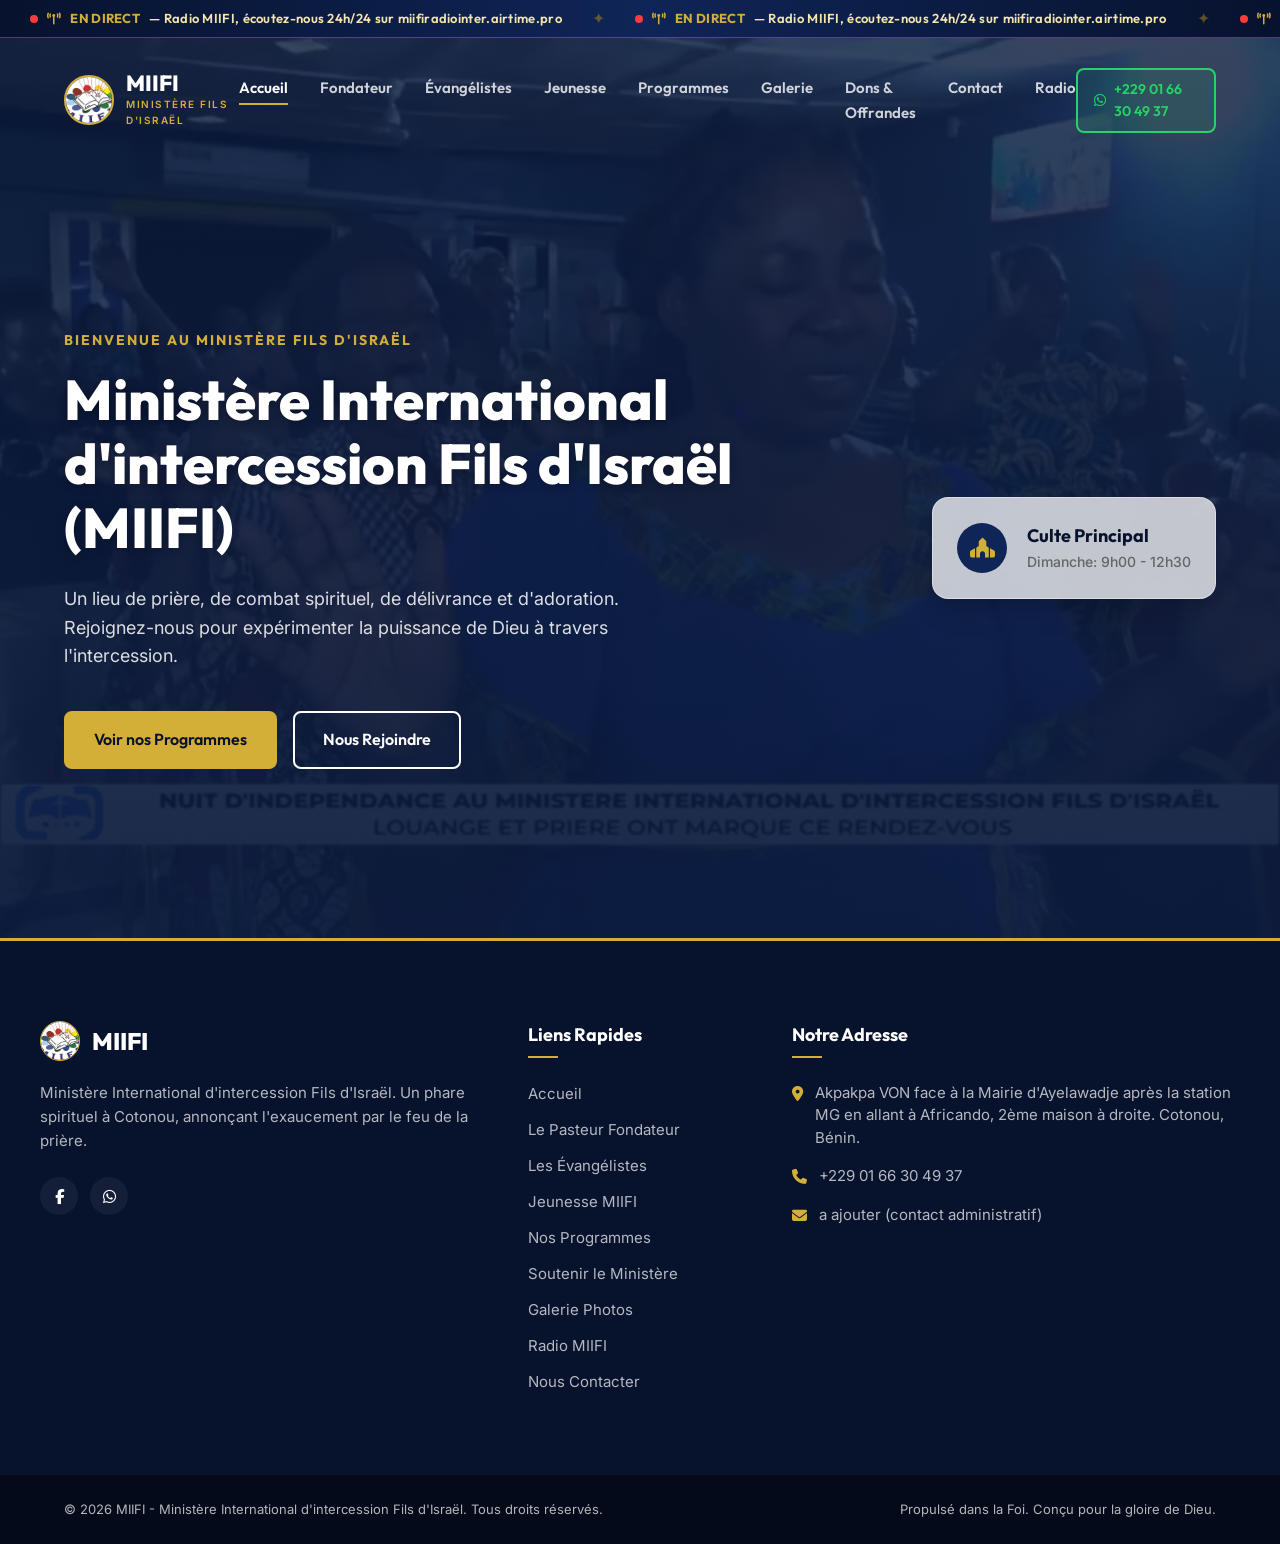
<file: index.html>
<!DOCTYPE html>
<html lang="fr">
<head>
    <meta charset="UTF-8">
    <meta name="viewport" content="width=device-width, initial-scale=1.0">
    <meta name="description" content="Site officiel du Ministère International d'intercession Fils d'Israël (MIIFI) à Cotonou, dirigé par le Pasteur Fondateur Constantin KPOGBA. Découvrez nos programmes, notre jeunesse, et nos cultes.">
    <title>MIIFI - Accueil | Ministère International d'intercession Fils d'Israël</title>
    <!-- Google Fonts -->
    <link rel="preconnect" href="https://fonts.googleapis.com">
    <link rel="preconnect" href="https://fonts.gstatic.com" crossorigin>
    <link href="https://fonts.googleapis.com/css2?family=Inter:wght@300;400;500;600;700&family=Outfit:wght@400;500;600;700;800&display=swap" rel="stylesheet">
    <!-- FontAwesome for Icons -->
    <link rel="stylesheet" href="https://cdnjs.cloudflare.com/ajax/libs/font-awesome/6.4.0/css/all.min.css">
    <!-- Styles communs -->
    <link rel="stylesheet" href="common.css">
    <!-- Style propre a cette page -->
    <link rel="stylesheet" href="css/home.css">
</head>
<body>
    <div class="radio-marquee">
        <a href="https://miifiradiointer.airtime.pro/" target="_blank" rel="noopener" class="marquee-track" aria-label="Ecouter Radio MIIFI en direct">
            <span class="marquee-group">
                <span class="marquee-item"><span class="live-dot"></span><i class="fa-solid fa-tower-broadcast"></i> <strong>EN DIRECT</strong> — Radio MIIFI, écoutez-nous 24h/24 sur miifiradiointer.airtime.pro</span>
                <span class="marquee-sep">✦</span>
                <span class="marquee-item"><span class="live-dot"></span><i class="fa-solid fa-tower-broadcast"></i> <strong>EN DIRECT</strong> — Radio MIIFI, écoutez-nous 24h/24 sur miifiradiointer.airtime.pro</span>
                <span class="marquee-sep">✦</span>
                <span class="marquee-item"><span class="live-dot"></span><i class="fa-solid fa-tower-broadcast"></i> <strong>EN DIRECT</strong> — Radio MIIFI, écoutez-nous 24h/24 sur miifiradiointer.airtime.pro</span>
                <span class="marquee-sep">✦</span>
            </span>
            <span class="marquee-group" aria-hidden="true">
                <span class="marquee-item"><span class="live-dot"></span><i class="fa-solid fa-tower-broadcast"></i> <strong>EN DIRECT</strong> — Radio MIIFI, écoutez-nous 24h/24 sur miifiradiointer.airtime.pro</span>
                <span class="marquee-sep">✦</span>
                <span class="marquee-item"><span class="live-dot"></span><i class="fa-solid fa-tower-broadcast"></i> <strong>EN DIRECT</strong> — Radio MIIFI, écoutez-nous 24h/24 sur miifiradiointer.airtime.pro</span>
                <span class="marquee-sep">✦</span>
                <span class="marquee-item"><span class="live-dot"></span><i class="fa-solid fa-tower-broadcast"></i> <strong>EN DIRECT</strong> — Radio MIIFI, écoutez-nous 24h/24 sur miifiradiointer.airtime.pro</span>
                <span class="marquee-sep">✦</span>
            </span>
        </a>
    </div>
    <!-- Header / Navigation -->
    <header class="main-header" id="header">
        <div class="container header-container">
            <a href="index.html" class="logo-area">
                <img src="logo.jpg" alt="MIIFI Logo" class="logo-img" id="church-logo">
                <div class="logo-text">
                    <span class="logo-title">MIIFI</span>
                    <span class="logo-subtitle">Ministère Fils d'Israël</span>
                </div>
            </a>

            <!-- Desktop Navigation -->
            <nav class="nav-menu" id="nav-menu">
                <ul>
                    <li><a href="index.html" class="nav-link active">Accueil</a></li>
                    <li><a href="fondateur.html" class="nav-link">Fondateur</a></li>
                    <li><a href="evangelistes.html" class="nav-link">Évangélistes</a></li>
                    <li><a href="jeunesse.html" class="nav-link">Jeunesse</a></li>
                    <li><a href="programmes.html" class="nav-link">Programmes</a></li>
                    <li><a href="galerie.html" class="nav-link">Galerie</a></li>
                    <li><a href="dons.html" class="nav-link">Dons & Offrandes</a></li>
                    <li><a href="contact.html" class="nav-link">Contact</a></li>
                    <li><a href="radio.html" class="nav-link">Radio</a></li>
                </ul>
            </nav>

            <!-- Actions -->
            <div class="header-actions">
                <a href="https://wa.me/22966304937" target="_blank" class="btn btn-whatsapp-header" id="header-whatsapp-btn">
                    <i class="fab fa-whatsapp"></i> <span class="header-wa-text">+229 01 66 30 49 37</span>
                </a>
                <button class="mobile-toggle-btn" id="mobile-toggle" aria-label="Toggle menu">
                    <i class="fa-solid fa-bars"></i>
                </button>
            </div>
        </div>
    </header>

    <!-- Mobile Nav Overlay -->
    <div class="mobile-nav" id="mobile-nav">
        <button class="mobile-close-btn" id="mobile-close" aria-label="Close menu">
            <i class="fa-solid fa-xmark"></i>
        </button>
        <ul>
            <li><a href="index.html" class="mobile-link active">Accueil</a></li>
            <li><a href="fondateur.html" class="mobile-link">Fondateur</a></li>
            <li><a href="evangelistes.html" class="mobile-link">Évangélistes</a></li>
            <li><a href="jeunesse.html" class="mobile-link">Jeunesse</a></li>
            <li><a href="programmes.html" class="mobile-link">Programmes</a></li>
            <li><a href="galerie.html" class="mobile-link">Galerie</a></li>
            <li><a href="dons.html" class="mobile-link">Dons & Offrandes</a></li>
            <li><a href="contact.html" class="mobile-link">Contact</a></li>
            <li><a href="radio.html" class="mobile-link">Radio</a></li>
        </ul>
        <div class="mobile-socials">
            <a href="https://www.facebook.com/profile.php?id=100086230265988" target="_blank" class="social-icon"><i class="fab fa-facebook-f"></i></a>
            <a href="https://wa.me/2290166304937" target="_blank" class="social-icon"><i class="fab fa-whatsapp"></i></a>
        </div>
    </div>

    <!-- Hero Section -->
    <section class="hero-section" id="home">
        <video class="hero-bg-video" autoplay muted loop playsinline poster="bg-flag-poster.jpg">
            <source src="bg-flag.mp4" type="video/mp4">
        </video>
        <div class="hero-overlay"></div>
        <div class="container hero-container">
            <div class="hero-content">
                <span class="hero-tag animate-fade-in">Bienvenue au Ministère Fils d'Israël</span>
                <h1 class="hero-title animate-slide-up" id="main-hero-title">Ministère International d'intercession Fils d'Israël (MIIFI)</h1>
                <p class="hero-lead animate-slide-up-delayed">Un lieu de prière, de combat spirituel, de délivrance et d'adoration. Rejoignez-nous pour expérimenter la puissance de Dieu à travers l'intercession.</p>
                <div class="hero-actions animate-slide-up-more">
                    <a href="programmes.html" class="btn btn-primary" id="hero-programs-btn">Voir nos Programmes</a>
                    <a href="contact.html" class="btn btn-outline" id="hero-contact-btn">Nous Rejoindre</a>
                </div>
            </div>
            <div class="hero-badge-card animate-scale-in">
                <div class="badge-icon"><i class="fa-solid fa-place-of-worship"></i></div>
                <div class="badge-text">
                    <h4>Culte Principal</h4>
                    <p>Dimanche: 9h00 - 12h30</p>
                </div>
            </div>
        </div>
    </section>

    <!-- Footer -->
    <footer class="main-footer">
        <div class="container footer-top">
            <div class="footer-grid">
                
                <div class="footer-brand-col">
                    <div class="footer-logo">
                        <img src="logo.jpg" alt="MIIFI Logo" class="footer-logo-img">
                        <h3>MIIFI</h3>
                    </div>
                    <p class="footer-about">Ministère International d'intercession Fils d'Israël. Un phare spirituel à Cotonou, annonçant l'exaucement par le feu de la prière.</p>
                    <div class="footer-social-links">
                        <a href="https://www.facebook.com/profile.php?id=100086230265988" target="_blank" aria-label="Facebook"><i class="fab fa-facebook-f"></i></a>
                        <a href="https://wa.me/22966304937" target="_blank" aria-label="WhatsApp"><i class="fab fa-whatsapp"></i></a>
                    </div>
                </div>

                <div class="footer-links-col">
                    <h4>Liens Rapides</h4>
                    <ul>
                        <li><a href="index.html">Accueil</a></li>
                        <li><a href="fondateur.html">Le Pasteur Fondateur</a></li>
                        <li><a href="evangelistes.html">Les Évangélistes</a></li>
                        <li><a href="jeunesse.html">Jeunesse MIIFI</a></li>
                        <li><a href="programmes.html">Nos Programmes</a></li>
                        <li><a href="dons.html">Soutenir le Ministère</a></li>
                        <li><a href="galerie.html">Galerie Photos</a></li>
                        <li><a href="radio.html">Radio MIIFI</a></li>
                        <li><a href="contact.html">Nous Contacter</a></li>
                    </ul>
                </div>

                <div class="footer-contact-col">
                    <h4>Notre Adresse</h4>
                    <p><i class="fa-solid fa-location-dot"></i> Akpakpa VON face à la Mairie d'Ayelawadje après la station MG en allant à Africando, 2ème maison à droite. Cotonou, Bénin.</p>
                    <p><i class="fa-solid fa-phone"></i> +229 01 66 30 49 37</p>
                    <p><i class="fa-solid fa-envelope"></i> a ajouter (contact administratif)</p>
                </div>

            </div>
        </div>
        <div class="footer-bottom">
            <div class="container footer-bottom-container">
                <p>&copy; 2026 MIIFI - Ministère International d'intercession Fils d'Israël. Tous droits réservés.</p>
                <p>Propulsé dans la Foi. Conçu pour la gloire de Dieu.</p>
            </div>
        </div>
    </footer>

    <script src="common.js"></script>
</body>
</html>
</file>
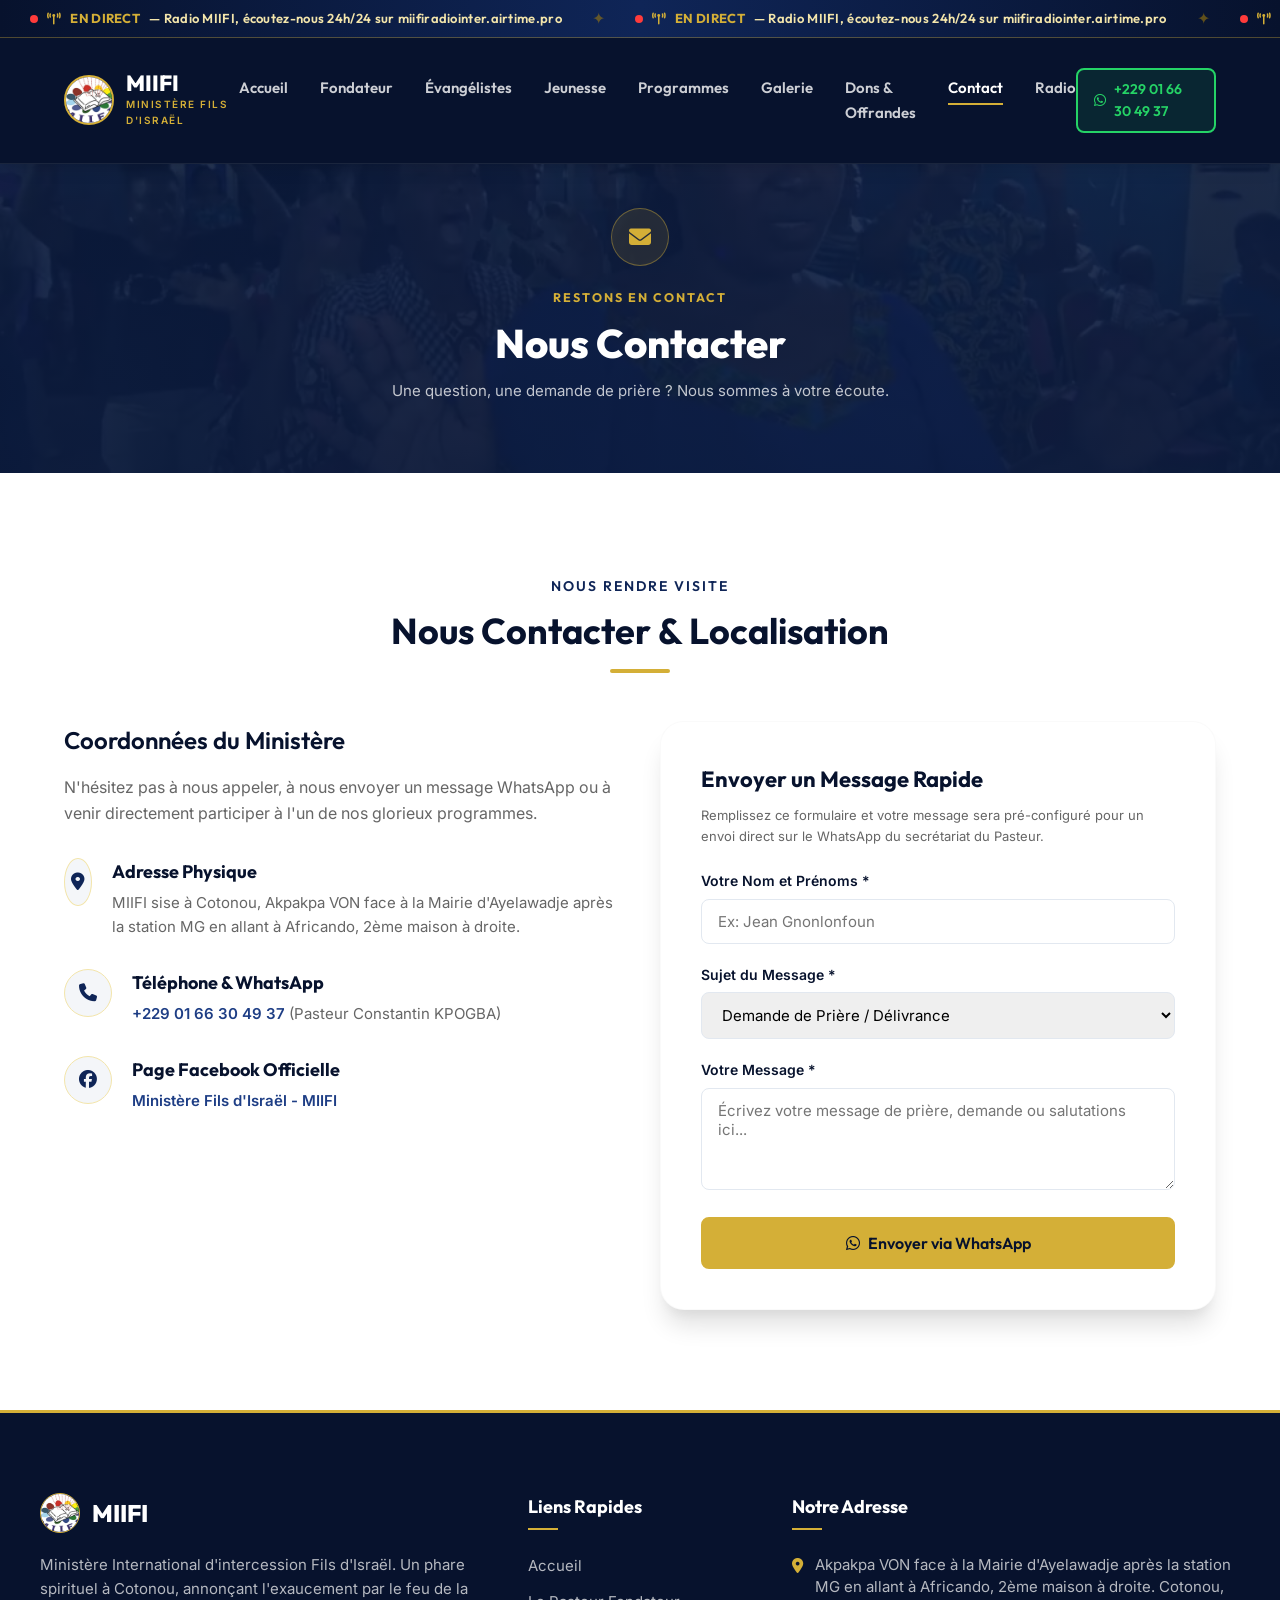
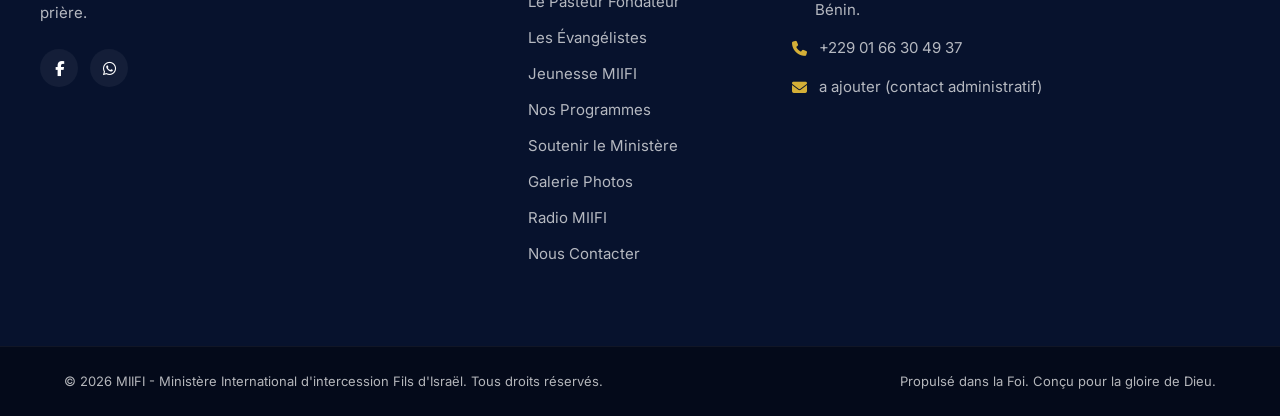
<file: contact.html>
<!DOCTYPE html>
<html lang="fr">
<head>
    <meta charset="UTF-8">
    <meta name="viewport" content="width=device-width, initial-scale=1.0">
    <meta name="description" content="Site officiel du Ministère International d'intercession Fils d'Israël (MIIFI) à Cotonou, dirigé par le Pasteur Fondateur Constantin KPOGBA. Découvrez nos programmes, notre jeunesse, et nos cultes.">
    <title>Nous Contacter - MIIFI</title>
    <!-- Google Fonts -->
    <link rel="preconnect" href="https://fonts.googleapis.com">
    <link rel="preconnect" href="https://fonts.gstatic.com" crossorigin>
    <link href="https://fonts.googleapis.com/css2?family=Inter:wght@300;400;500;600;700&family=Outfit:wght@400;500;600;700;800&display=swap" rel="stylesheet">
    <!-- FontAwesome for Icons -->
    <link rel="stylesheet" href="https://cdnjs.cloudflare.com/ajax/libs/font-awesome/6.4.0/css/all.min.css">
    <!-- Styles communs -->
    <link rel="stylesheet" href="common.css">
    <!-- Style propre a cette page -->
    <link rel="stylesheet" href="css/contact.css">
</head>
<body>
    <div class="radio-marquee">
        <a href="https://miifiradiointer.airtime.pro/" target="_blank" rel="noopener" class="marquee-track" aria-label="Ecouter Radio MIIFI en direct">
            <span class="marquee-group">
                <span class="marquee-item"><span class="live-dot"></span><i class="fa-solid fa-tower-broadcast"></i> <strong>EN DIRECT</strong> — Radio MIIFI, écoutez-nous 24h/24 sur miifiradiointer.airtime.pro</span>
                <span class="marquee-sep">✦</span>
                <span class="marquee-item"><span class="live-dot"></span><i class="fa-solid fa-tower-broadcast"></i> <strong>EN DIRECT</strong> — Radio MIIFI, écoutez-nous 24h/24 sur miifiradiointer.airtime.pro</span>
                <span class="marquee-sep">✦</span>
                <span class="marquee-item"><span class="live-dot"></span><i class="fa-solid fa-tower-broadcast"></i> <strong>EN DIRECT</strong> — Radio MIIFI, écoutez-nous 24h/24 sur miifiradiointer.airtime.pro</span>
                <span class="marquee-sep">✦</span>
            </span>
            <span class="marquee-group" aria-hidden="true">
                <span class="marquee-item"><span class="live-dot"></span><i class="fa-solid fa-tower-broadcast"></i> <strong>EN DIRECT</strong> — Radio MIIFI, écoutez-nous 24h/24 sur miifiradiointer.airtime.pro</span>
                <span class="marquee-sep">✦</span>
                <span class="marquee-item"><span class="live-dot"></span><i class="fa-solid fa-tower-broadcast"></i> <strong>EN DIRECT</strong> — Radio MIIFI, écoutez-nous 24h/24 sur miifiradiointer.airtime.pro</span>
                <span class="marquee-sep">✦</span>
                <span class="marquee-item"><span class="live-dot"></span><i class="fa-solid fa-tower-broadcast"></i> <strong>EN DIRECT</strong> — Radio MIIFI, écoutez-nous 24h/24 sur miifiradiointer.airtime.pro</span>
                <span class="marquee-sep">✦</span>
            </span>
        </a>
    </div>
    <!-- Header / Navigation -->
    <header class="main-header header-solid" id="header">
        <div class="container header-container">
            <a href="index.html" class="logo-area">
                <img src="logo.jpg" alt="MIIFI Logo" class="logo-img" id="church-logo">
                <div class="logo-text">
                    <span class="logo-title">MIIFI</span>
                    <span class="logo-subtitle">Ministère Fils d'Israël</span>
                </div>
            </a>

            <!-- Desktop Navigation -->
            <nav class="nav-menu" id="nav-menu">
                <ul>
                    <li><a href="index.html" class="nav-link">Accueil</a></li>
                    <li><a href="fondateur.html" class="nav-link">Fondateur</a></li>
                    <li><a href="evangelistes.html" class="nav-link">Évangélistes</a></li>
                    <li><a href="jeunesse.html" class="nav-link">Jeunesse</a></li>
                    <li><a href="programmes.html" class="nav-link">Programmes</a></li>
                    <li><a href="galerie.html" class="nav-link">Galerie</a></li>
                    <li><a href="dons.html" class="nav-link">Dons & Offrandes</a></li>
                    <li><a href="contact.html" class="nav-link active">Contact</a></li>
                    <li><a href="radio.html" class="nav-link">Radio</a></li>
                </ul>
            </nav>

            <!-- Actions -->
            <div class="header-actions">
                <a href="https://wa.me/22966304937" target="_blank" class="btn btn-whatsapp-header" id="header-whatsapp-btn">
                    <i class="fab fa-whatsapp"></i> <span class="header-wa-text">+229 01 66 30 49 37</span>
                </a>
                <button class="mobile-toggle-btn" id="mobile-toggle" aria-label="Toggle menu">
                    <i class="fa-solid fa-bars"></i>
                </button>
            </div>
        </div>
    </header>

    <section class="page-hero">
        <video class="page-hero-bg-video" autoplay muted loop playsinline poster="bg-flag-poster.jpg">
            <source src="bg-flag.mp4" type="video/mp4">
        </video>
        <div class="page-hero-overlay"></div>
        <div class="page-hero-content">
            <div class="page-hero-icon"><i class="fa-solid fa-envelope"></i></div>
            <span class="page-hero-tag">Restons en Contact</span>
            <h1 class="page-hero-title">Nous Contacter</h1>
            <p class="page-hero-desc">Une question, une demande de prière ? Nous sommes à votre écoute.</p>
        </div>
    </section>

    <!-- Mobile Nav Overlay -->
    <div class="mobile-nav" id="mobile-nav">
        <button class="mobile-close-btn" id="mobile-close" aria-label="Close menu">
            <i class="fa-solid fa-xmark"></i>
        </button>
        <ul>
            <li><a href="index.html" class="mobile-link">Accueil</a></li>
            <li><a href="fondateur.html" class="mobile-link">Fondateur</a></li>
            <li><a href="evangelistes.html" class="mobile-link">Évangélistes</a></li>
            <li><a href="jeunesse.html" class="mobile-link">Jeunesse</a></li>
            <li><a href="programmes.html" class="mobile-link">Programmes</a></li>
            <li><a href="galerie.html" class="mobile-link">Galerie</a></li>
            <li><a href="dons.html" class="mobile-link">Dons & Offrandes</a></li>
            <li><a href="contact.html" class="mobile-link active">Contact</a></li>
            <li><a href="radio.html" class="mobile-link">Radio</a></li>
        </ul>
        <div class="mobile-socials">
            <a href="https://www.facebook.com/profile.php?id=100086230265988" target="_blank" class="social-icon"><i class="fab fa-facebook-f"></i></a>
            <a href="https://wa.me/2290166304937" target="_blank" class="social-icon"><i class="fab fa-whatsapp"></i></a>
        </div>
    </div>

    <!-- Contact & Location Section -->
    <section class="section contact-section" id="contact">
        <div class="container">
            <div class="section-header text-center">
                <span class="section-subtitle">Nous Rendre Visite</span>
                <h2 class="section-title">Nous Contacter & Localisation</h2>
                <div class="title-bar mx-auto"></div>
            </div>

            <div class="grid grid-2 mt-5">
                <!-- Location Details -->
                <div class="reveal-left">
                    <h3 class="subsection-title">Coordonnées du Ministère</h3>
                    <p class="paragraph">N'hésitez pas à nous appeler, à nous envoyer un message WhatsApp ou à venir directement participer à l'un de nos glorieux programmes.</p>
                    
                    <div class="contact-info-list">
                        
                        <div class="contact-info-item">
                            <div class="ci-icon"><i class="fa-solid fa-location-dot"></i></div>
                            <div class="ci-text">
                                <h4>Adresse Physique</h4>
                                <p>MIIFI sise à Cotonou, Akpakpa VON face à la Mairie d'Ayelawadje après la station MG en allant à Africando, 2ème maison à droite.</p>
                            </div>
                        </div>

                        <div class="contact-info-item">
                            <div class="ci-icon"><i class="fa-solid fa-phone"></i></div>
                            <div class="ci-text">
                                <h4>Téléphone & WhatsApp</h4>
                                <p><a href="tel:+2290166304937" class="contact-link">+229 01 66 30 49 37</a> (Pasteur Constantin KPOGBA)</p>
                            </div>
                        </div>

                        <div class="contact-info-item">
                            <div class="ci-icon"><i class="fa-brands fa-facebook"></i></div>
                            <div class="ci-text">
                                <h4>Page Facebook Officielle</h4>
                                <p><a href="https://www.facebook.com/profile.php?id=100086230265988" target="_blank" class="contact-link">Ministère Fils d'Israël - MIIFI</a></p>
                            </div>
                        </div>

                    </div>
                </div>

                <!-- Interactive Form & Map visual -->
                <div class="reveal-right">
                    <div class="contact-card">
                        <h3>Envoyer un Message Rapide</h3>
                        <p class="small-text">Remplissez ce formulaire et votre message sera pré-configuré pour un envoi direct sur le WhatsApp du secrétariat du Pasteur.</p>
                        
                        <form id="contact-whatsapp-form" class="mt-3">
                            <div class="form-group">
                                <label for="form-name">Votre Nom et Prénoms *</label>
                                <input type="text" id="form-name" placeholder="Ex: Jean Gnonlonfoun" required class="form-control">
                            </div>
                            <div class="form-group">
                                <label for="form-subject">Sujet du Message *</label>
                                <select id="form-subject" class="form-control" required>
                                    <option value="Demande de Prière / Délivrance">Demande de Prière / Délivrance</option>
                                    <option value="Prise de RDV avec le Pasteur">Prise de RDV avec le Pasteur</option>
                                    <option value="Informations sur la Jeunesse / Évangélisation">Informations sur la Jeunesse / Évangélisation</option>
                                    <option value="Confirmation de Don / Dîme">Confirmation de Don / Dîme</option>
                                    <option value="Autre demande">Autre demande</option>
                                </select>
                            </div>
                            <div class="form-group">
                                <label for="form-message">Votre Message *</label>
                                <textarea id="form-message" rows="4" placeholder="Écrivez votre message de prière, demande ou salutations ici..." required class="form-control"></textarea>
                            </div>
                            <button type="submit" class="btn btn-primary btn-block" id="form-submit-btn">
                                <i class="fab fa-whatsapp"></i> Envoyer via WhatsApp
                            </button>
                        </form>
                    </div>
                </div>
            </div>
        </div>
    </section>

    <!-- Footer -->
    <footer class="main-footer">
        <div class="container footer-top">
            <div class="footer-grid">
                
                <div class="footer-brand-col">
                    <div class="footer-logo">
                        <img src="logo.jpg" alt="MIIFI Logo" class="footer-logo-img">
                        <h3>MIIFI</h3>
                    </div>
                    <p class="footer-about">Ministère International d'intercession Fils d'Israël. Un phare spirituel à Cotonou, annonçant l'exaucement par le feu de la prière.</p>
                    <div class="footer-social-links">
                        <a href="https://www.facebook.com/profile.php?id=100086230265988" target="_blank" aria-label="Facebook"><i class="fab fa-facebook-f"></i></a>
                        <a href="https://wa.me/22966304937" target="_blank" aria-label="WhatsApp"><i class="fab fa-whatsapp"></i></a>
                    </div>
                </div>

                <div class="footer-links-col">
                    <h4>Liens Rapides</h4>
                    <ul>
                        <li><a href="index.html">Accueil</a></li>
                        <li><a href="fondateur.html">Le Pasteur Fondateur</a></li>
                        <li><a href="evangelistes.html">Les Évangélistes</a></li>
                        <li><a href="jeunesse.html">Jeunesse MIIFI</a></li>
                        <li><a href="programmes.html">Nos Programmes</a></li>
                        <li><a href="dons.html">Soutenir le Ministère</a></li>
                        <li><a href="galerie.html">Galerie Photos</a></li>
                        <li><a href="radio.html">Radio MIIFI</a></li>
                        <li><a href="contact.html">Nous Contacter</a></li>
                    </ul>
                </div>

                <div class="footer-contact-col">
                    <h4>Notre Adresse</h4>
                    <p><i class="fa-solid fa-location-dot"></i> Akpakpa VON face à la Mairie d'Ayelawadje après la station MG en allant à Africando, 2ème maison à droite. Cotonou, Bénin.</p>
                    <p><i class="fa-solid fa-phone"></i> +229 01 66 30 49 37</p>
                    <p><i class="fa-solid fa-envelope"></i> a ajouter (contact administratif)</p>
                </div>

            </div>
        </div>
        <div class="footer-bottom">
            <div class="container footer-bottom-container">
                <p>&copy; 2026 MIIFI - Ministère International d'intercession Fils d'Israël. Tous droits réservés.</p>
                <p>Propulsé dans la Foi. Conçu pour la gloire de Dieu.</p>
            </div>
        </div>
    </footer>

    <script src="common.js"></script>
    <script src="js/contact.js"></script>
</body>
</html>
</file>
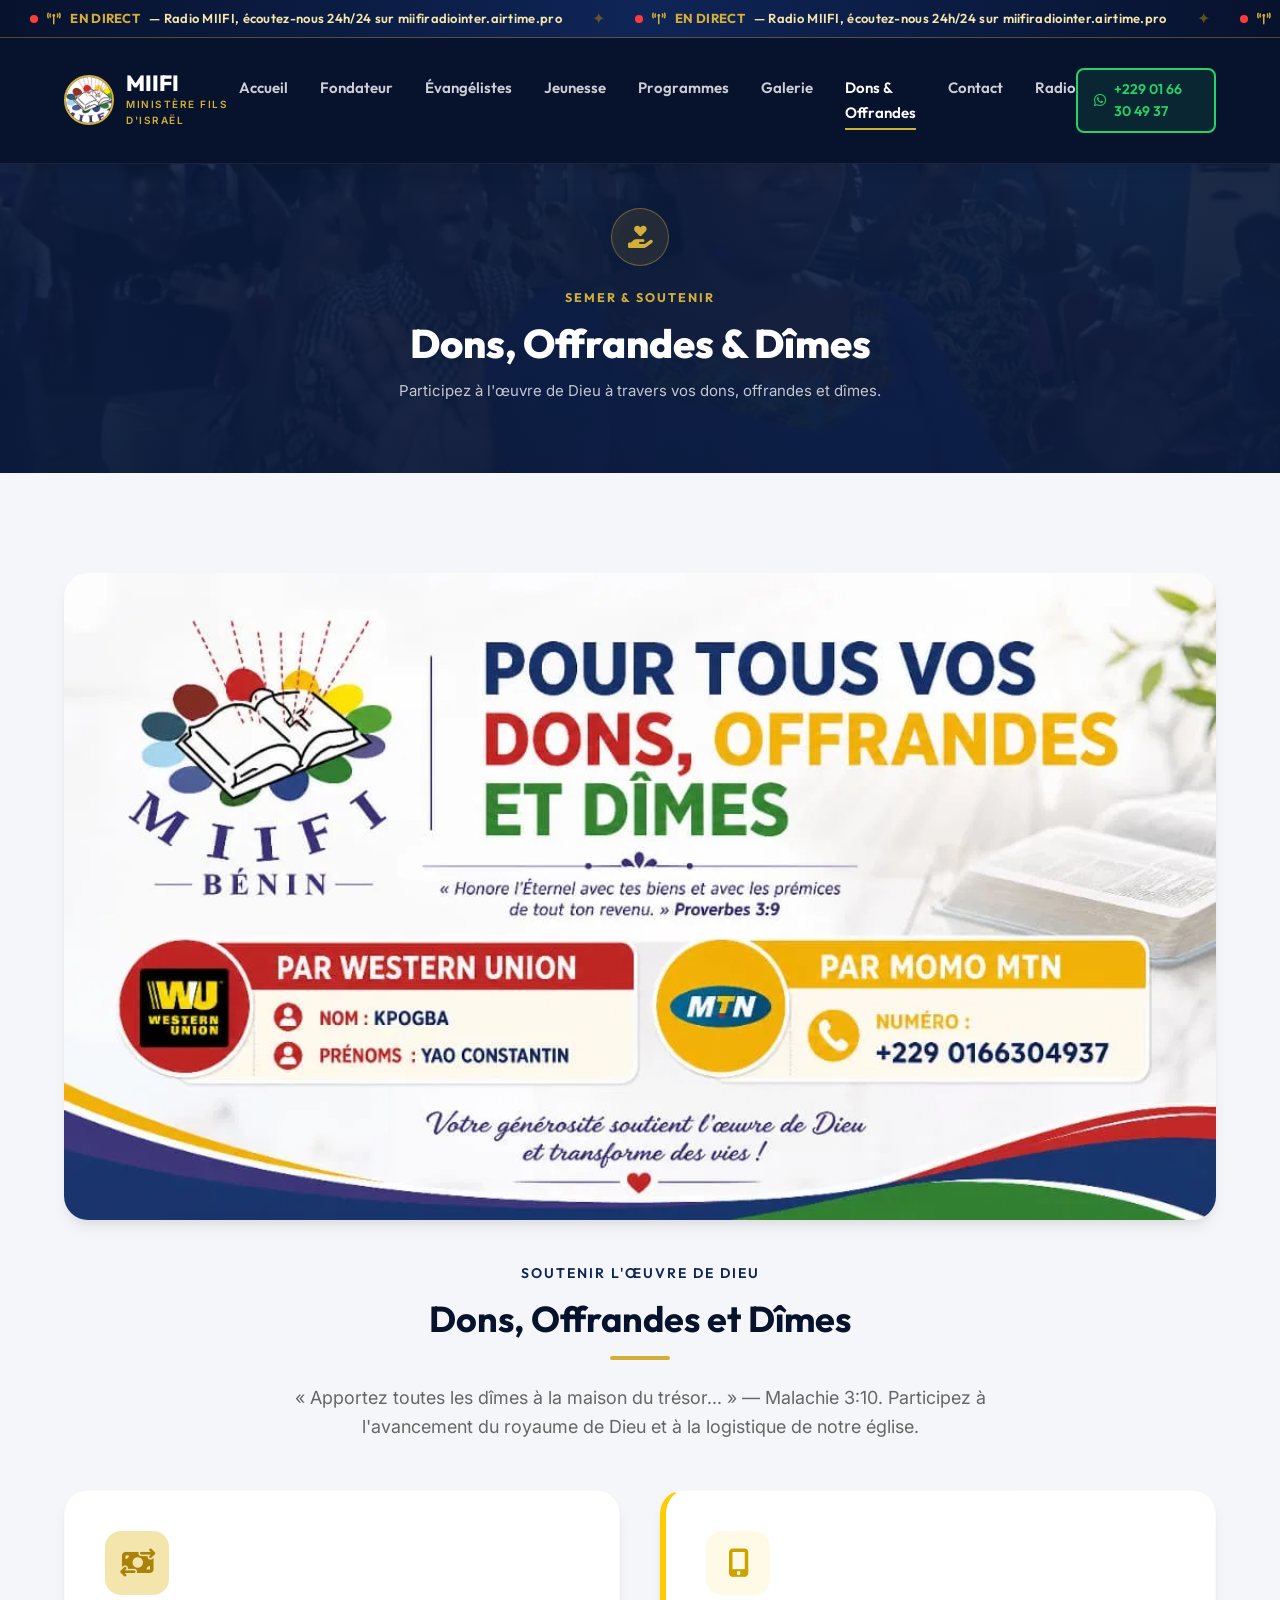
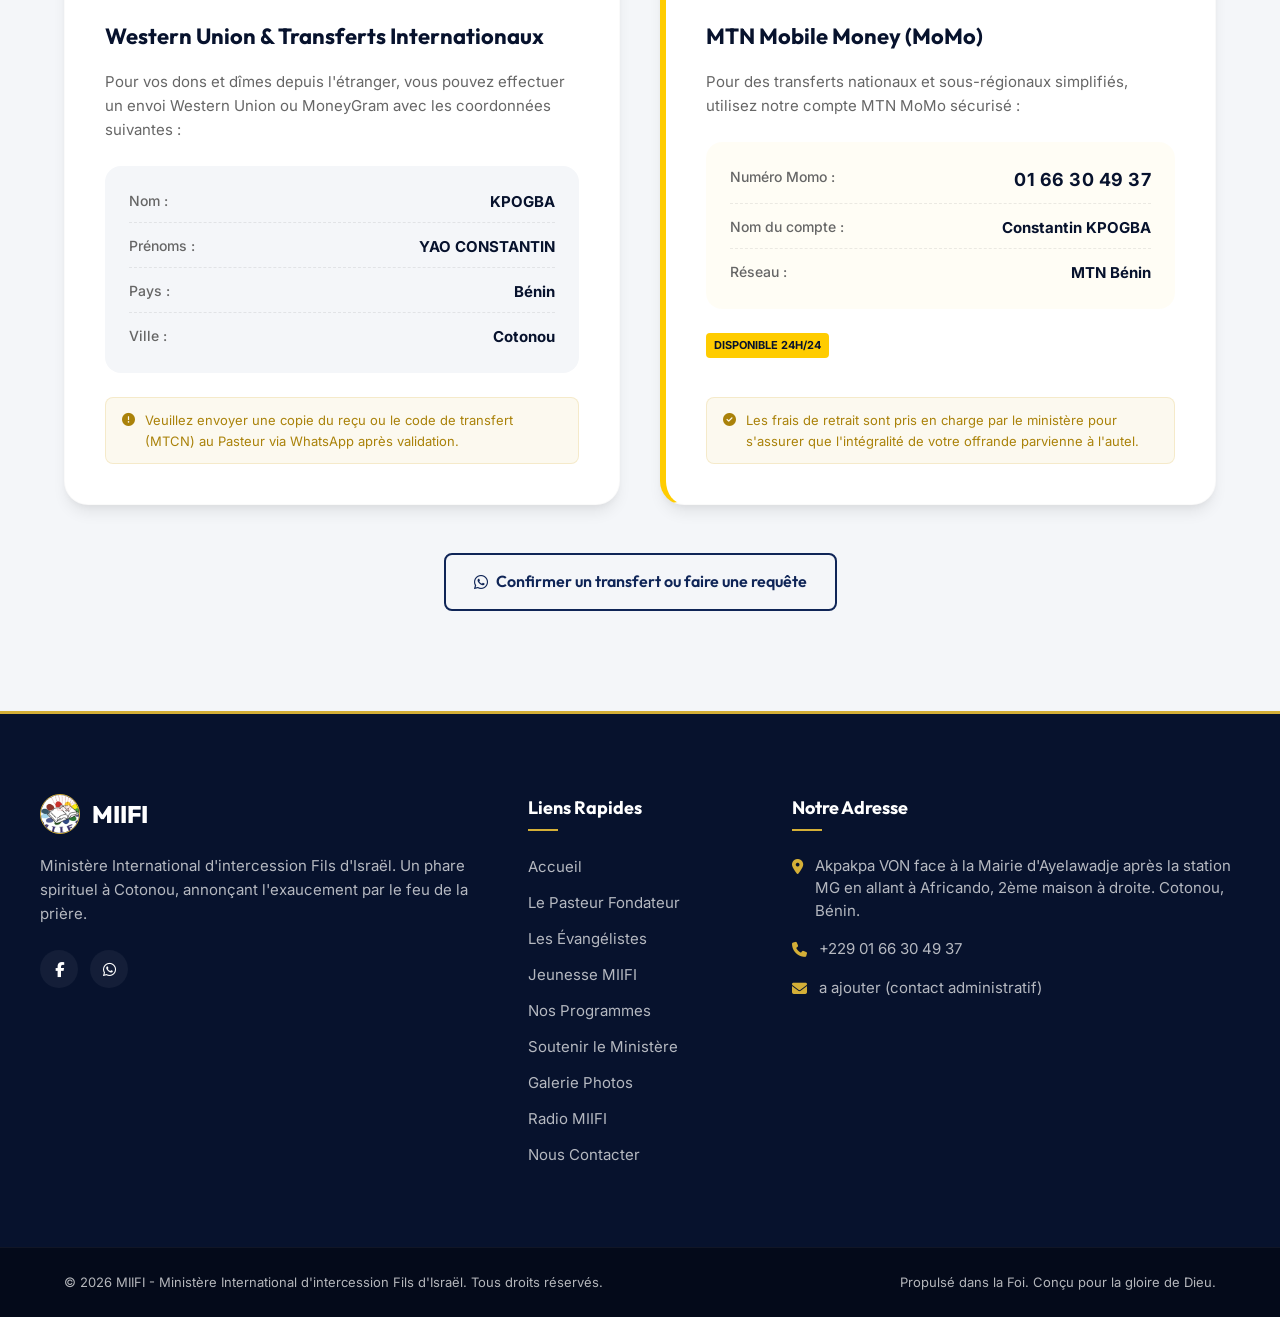
<file: dons.html>
<!DOCTYPE html>
<html lang="fr">
<head>
    <meta charset="UTF-8">
    <meta name="viewport" content="width=device-width, initial-scale=1.0">
    <meta name="description" content="Site officiel du Ministère International d'intercession Fils d'Israël (MIIFI) à Cotonou, dirigé par le Pasteur Fondateur Constantin KPOGBA. Découvrez nos programmes, notre jeunesse, et nos cultes.">
    <title>Dons, Offrandes & Dîmes - MIIFI</title>
    <!-- Google Fonts -->
    <link rel="preconnect" href="https://fonts.googleapis.com">
    <link rel="preconnect" href="https://fonts.gstatic.com" crossorigin>
    <link href="https://fonts.googleapis.com/css2?family=Inter:wght@300;400;500;600;700&family=Outfit:wght@400;500;600;700;800&display=swap" rel="stylesheet">
    <!-- FontAwesome for Icons -->
    <link rel="stylesheet" href="https://cdnjs.cloudflare.com/ajax/libs/font-awesome/6.4.0/css/all.min.css">
    <!-- Styles communs -->
    <link rel="stylesheet" href="common.css">
    <!-- Style propre a cette page -->
    <link rel="stylesheet" href="css/dons.css">
</head>
<body>
    <div class="radio-marquee">
        <a href="https://miifiradiointer.airtime.pro/" target="_blank" rel="noopener" class="marquee-track" aria-label="Ecouter Radio MIIFI en direct">
            <span class="marquee-group">
                <span class="marquee-item"><span class="live-dot"></span><i class="fa-solid fa-tower-broadcast"></i> <strong>EN DIRECT</strong> — Radio MIIFI, écoutez-nous 24h/24 sur miifiradiointer.airtime.pro</span>
                <span class="marquee-sep">✦</span>
                <span class="marquee-item"><span class="live-dot"></span><i class="fa-solid fa-tower-broadcast"></i> <strong>EN DIRECT</strong> — Radio MIIFI, écoutez-nous 24h/24 sur miifiradiointer.airtime.pro</span>
                <span class="marquee-sep">✦</span>
                <span class="marquee-item"><span class="live-dot"></span><i class="fa-solid fa-tower-broadcast"></i> <strong>EN DIRECT</strong> — Radio MIIFI, écoutez-nous 24h/24 sur miifiradiointer.airtime.pro</span>
                <span class="marquee-sep">✦</span>
            </span>
            <span class="marquee-group" aria-hidden="true">
                <span class="marquee-item"><span class="live-dot"></span><i class="fa-solid fa-tower-broadcast"></i> <strong>EN DIRECT</strong> — Radio MIIFI, écoutez-nous 24h/24 sur miifiradiointer.airtime.pro</span>
                <span class="marquee-sep">✦</span>
                <span class="marquee-item"><span class="live-dot"></span><i class="fa-solid fa-tower-broadcast"></i> <strong>EN DIRECT</strong> — Radio MIIFI, écoutez-nous 24h/24 sur miifiradiointer.airtime.pro</span>
                <span class="marquee-sep">✦</span>
                <span class="marquee-item"><span class="live-dot"></span><i class="fa-solid fa-tower-broadcast"></i> <strong>EN DIRECT</strong> — Radio MIIFI, écoutez-nous 24h/24 sur miifiradiointer.airtime.pro</span>
                <span class="marquee-sep">✦</span>
            </span>
        </a>
    </div>
    <!-- Header / Navigation -->
    <header class="main-header header-solid" id="header">
        <div class="container header-container">
            <a href="index.html" class="logo-area">
                <img src="logo.jpg" alt="MIIFI Logo" class="logo-img" id="church-logo">
                <div class="logo-text">
                    <span class="logo-title">MIIFI</span>
                    <span class="logo-subtitle">Ministère Fils d'Israël</span>
                </div>
            </a>

            <!-- Desktop Navigation -->
            <nav class="nav-menu" id="nav-menu">
                <ul>
                    <li><a href="index.html" class="nav-link">Accueil</a></li>
                    <li><a href="fondateur.html" class="nav-link">Fondateur</a></li>
                    <li><a href="evangelistes.html" class="nav-link">Évangélistes</a></li>
                    <li><a href="jeunesse.html" class="nav-link">Jeunesse</a></li>
                    <li><a href="programmes.html" class="nav-link">Programmes</a></li>
                    <li><a href="galerie.html" class="nav-link">Galerie</a></li>
                    <li><a href="dons.html" class="nav-link active">Dons & Offrandes</a></li>
                    <li><a href="contact.html" class="nav-link">Contact</a></li>
                    <li><a href="radio.html" class="nav-link">Radio</a></li>
                </ul>
            </nav>

            <!-- Actions -->
            <div class="header-actions">
                <a href="https://wa.me/22966304937" target="_blank" class="btn btn-whatsapp-header" id="header-whatsapp-btn">
                    <i class="fab fa-whatsapp"></i> <span class="header-wa-text">+229 01 66 30 49 37</span>
                </a>
                <button class="mobile-toggle-btn" id="mobile-toggle" aria-label="Toggle menu">
                    <i class="fa-solid fa-bars"></i>
                </button>
            </div>
        </div>
    </header>

    <section class="page-hero">
        <video class="page-hero-bg-video" autoplay muted loop playsinline poster="bg-flag-poster.jpg">
            <source src="bg-flag.mp4" type="video/mp4">
        </video>
        <div class="page-hero-overlay"></div>
        <div class="page-hero-content">
            <div class="page-hero-icon"><i class="fa-solid fa-hand-holding-heart"></i></div>
            <span class="page-hero-tag">Semer & Soutenir</span>
            <h1 class="page-hero-title">Dons, Offrandes & Dîmes</h1>
            <p class="page-hero-desc">Participez à l'œuvre de Dieu à travers vos dons, offrandes et dîmes.</p>
        </div>
    </section>

    <!-- Mobile Nav Overlay -->
    <div class="mobile-nav" id="mobile-nav">
        <button class="mobile-close-btn" id="mobile-close" aria-label="Close menu">
            <i class="fa-solid fa-xmark"></i>
        </button>
        <ul>
            <li><a href="index.html" class="mobile-link">Accueil</a></li>
            <li><a href="fondateur.html" class="mobile-link">Fondateur</a></li>
            <li><a href="evangelistes.html" class="mobile-link">Évangélistes</a></li>
            <li><a href="jeunesse.html" class="mobile-link">Jeunesse</a></li>
            <li><a href="programmes.html" class="mobile-link">Programmes</a></li>
            <li><a href="galerie.html" class="mobile-link">Galerie</a></li>
            <li><a href="dons.html" class="mobile-link active">Dons & Offrandes</a></li>
            <li><a href="contact.html" class="mobile-link">Contact</a></li>
            <li><a href="radio.html" class="mobile-link">Radio</a></li>
        </ul>
        <div class="mobile-socials">
            <a href="https://www.facebook.com/profile.php?id=100086230265988" target="_blank" class="social-icon"><i class="fab fa-facebook-f"></i></a>
            <a href="https://wa.me/2290166304937" target="_blank" class="social-icon"><i class="fab fa-whatsapp"></i></a>
        </div>
    </div>

    <!-- Donations & Offerings -->
    <section class="section bg-light donations-section" id="donations">
        <div class="container">
            <div class="donations-banner reveal-up" style="margin-bottom: 40px;">
                <img src="assets/dons-banner.png" alt="Pour tous vos dons, offrandes et dîmes - MIIFI Bénin" style="width: 100%; height: auto; border-radius: var(--radius-lg, 12px); box-shadow: var(--shadow-md, 0 8px 24px rgba(0,0,0,0.1)); display: block;">
            </div>
            <div class="section-header text-center">
                <span class="section-subtitle">Soutenir l'œuvre de Dieu</span>
                <h2 class="section-title">Dons, Offrandes et Dîmes</h2>
                <div class="title-bar mx-auto"></div>
                <p class="section-desc">« Apportez toutes les dîmes à la maison du trésor... » — Malachie 3:10. Participez à l'avancement du royaume de Dieu et à la logistique de notre église.</p>
            </div>

            <div class="grid grid-2 mt-5">
                <!-- Western Union -->
                <div class="donation-card reveal-left">
                    <div class="donation-icon"><i class="fa-solid fa-money-bill-transfer"></i></div>
                    <h3>Western Union & Transferts Internationaux</h3>
                    <p class="donation-info-text">Pour vos dons et dîmes depuis l'étranger, vous pouvez effectuer un envoi Western Union ou MoneyGram avec les coordonnées suivantes :</p>
                    <div class="payment-details">
                        <div class="detail-row">
                            <span class="detail-label">Nom :</span>
                            <strong class="detail-val">KPOGBA</strong>
                        </div>
                        <div class="detail-row">
                            <span class="detail-label">Prénoms :</span>
                            <strong class="detail-val">YAO CONSTANTIN</strong>
                        </div>
                        <div class="detail-row">
                            <span class="detail-label">Pays :</span>
                            <strong class="detail-val">Bénin</strong>
                        </div>
                        <div class="detail-row">
                            <span class="detail-label">Ville :</span>
                            <strong class="detail-val">Cotonou</strong>
                        </div>
                    </div>
                    <div class="donation-notice">
                        <i class="fa-solid fa-circle-exclamation"></i>
                        <span>Veuillez envoyer une copie du reçu ou le code de transfert (MTCN) au Pasteur via WhatsApp après validation.</span>
                    </div>
                </div>

                <!-- MTN Mobile Money -->
                <div class="donation-card highlight-momo reveal-right">
                    <div class="donation-icon momo-icon"><i class="fa-solid fa-mobile-screen-button"></i></div>
                    <h3>MTN Mobile Money (MoMo)</h3>
                    <p class="donation-info-text">Pour des transferts nationaux et sous-régionaux simplifiés, utilisez notre compte MTN MoMo sécurisé :</p>
                    <div class="payment-details momo-details">
                        <div class="detail-row">
                            <span class="detail-label">Numéro Momo :</span>
                            <strong class="detail-val color-momo">01 66 30 49 37</strong>
                        </div>
                        <div class="detail-row">
                            <span class="detail-label">Nom du compte :</span>
                            <strong class="detail-val">Constantin KPOGBA</strong>
                        </div>
                        <div class="detail-row">
                            <span class="detail-label">Réseau :</span>
                            <strong class="detail-val">MTN Bénin</strong>
                        </div>
                    </div>
                    <div class="momo-badge">
                        <span>Disponible 24h/24</span>
                    </div>
                    <div class="donation-notice text-dark">
                        <i class="fa-solid fa-circle-check"></i>
                        <span>Les frais de retrait sont pris en charge par le ministère pour s'assurer que l'intégralité de votre offrande parvienne à l'autel.</span>
                    </div>
                </div>
            </div>
            
            <div class="donation-footer text-center mt-5 reveal-up">
                <a href="https://wa.me/22966304937" target="_blank" class="btn btn-outline-primary" id="confirm-donation-btn">
                    <i class="fab fa-whatsapp"></i> Confirmer un transfert ou faire une requête
                </a>
            </div>
        </div>
    </section>

    <!-- Footer -->
    <footer class="main-footer">
        <div class="container footer-top">
            <div class="footer-grid">
                
                <div class="footer-brand-col">
                    <div class="footer-logo">
                        <img src="logo.jpg" alt="MIIFI Logo" class="footer-logo-img">
                        <h3>MIIFI</h3>
                    </div>
                    <p class="footer-about">Ministère International d'intercession Fils d'Israël. Un phare spirituel à Cotonou, annonçant l'exaucement par le feu de la prière.</p>
                    <div class="footer-social-links">
                        <a href="https://www.facebook.com/profile.php?id=100086230265988" target="_blank" aria-label="Facebook"><i class="fab fa-facebook-f"></i></a>
                        <a href="https://wa.me/22966304937" target="_blank" aria-label="WhatsApp"><i class="fab fa-whatsapp"></i></a>
                    </div>
                </div>

                <div class="footer-links-col">
                    <h4>Liens Rapides</h4>
                    <ul>
                        <li><a href="index.html">Accueil</a></li>
                        <li><a href="fondateur.html">Le Pasteur Fondateur</a></li>
                        <li><a href="evangelistes.html">Les Évangélistes</a></li>
                        <li><a href="jeunesse.html">Jeunesse MIIFI</a></li>
                        <li><a href="programmes.html">Nos Programmes</a></li>
                        <li><a href="dons.html">Soutenir le Ministère</a></li>
                        <li><a href="galerie.html">Galerie Photos</a></li>
                        <li><a href="radio.html">Radio MIIFI</a></li>
                        <li><a href="contact.html">Nous Contacter</a></li>
                    </ul>
                </div>

                <div class="footer-contact-col">
                    <h4>Notre Adresse</h4>
                    <p><i class="fa-solid fa-location-dot"></i> Akpakpa VON face à la Mairie d'Ayelawadje après la station MG en allant à Africando, 2ème maison à droite. Cotonou, Bénin.</p>
                    <p><i class="fa-solid fa-phone"></i> +229 01 66 30 49 37</p>
                    <p><i class="fa-solid fa-envelope"></i> a ajouter (contact administratif)</p>
                </div>

            </div>
        </div>
        <div class="footer-bottom">
            <div class="container footer-bottom-container">
                <p>&copy; 2026 MIIFI - Ministère International d'intercession Fils d'Israël. Tous droits réservés.</p>
                <p>Propulsé dans la Foi. Conçu pour la gloire de Dieu.</p>
            </div>
        </div>
    </footer>

    <script src="common.js"></script>
</body>
</html>
</file>
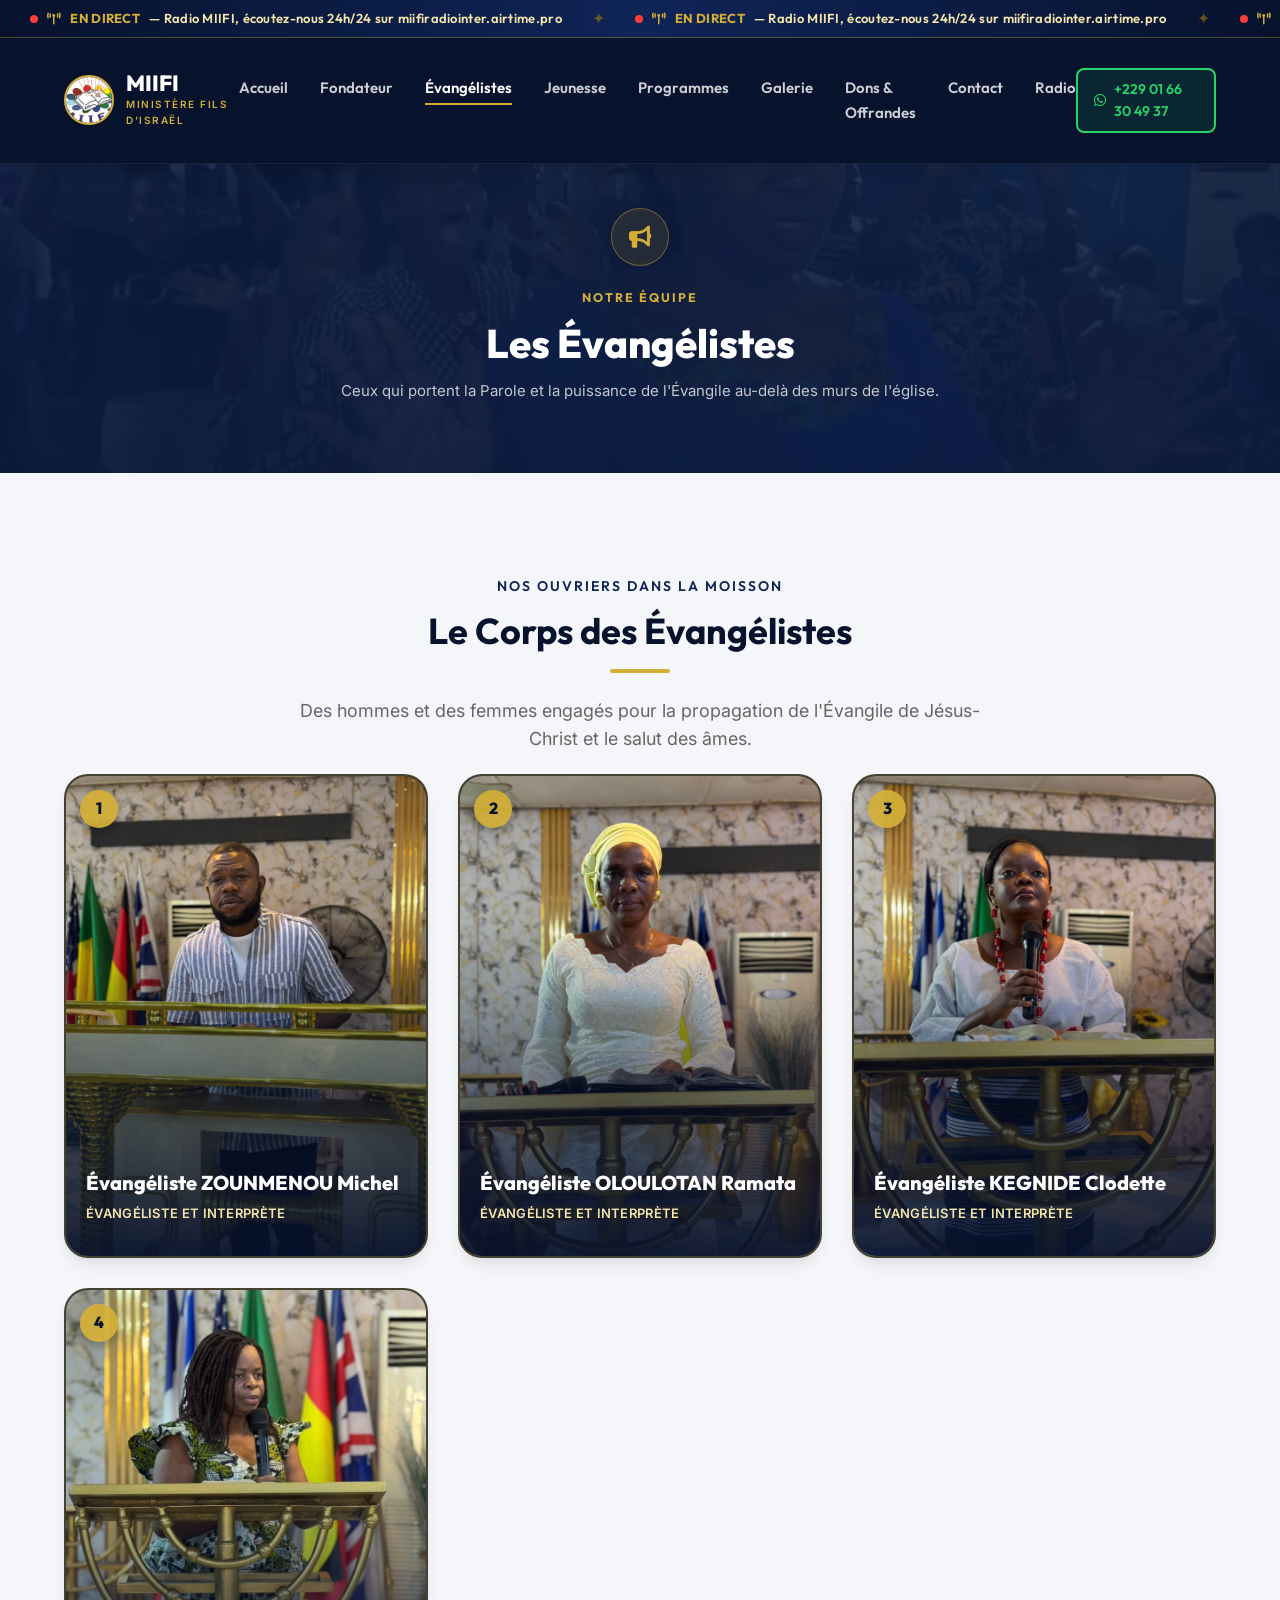
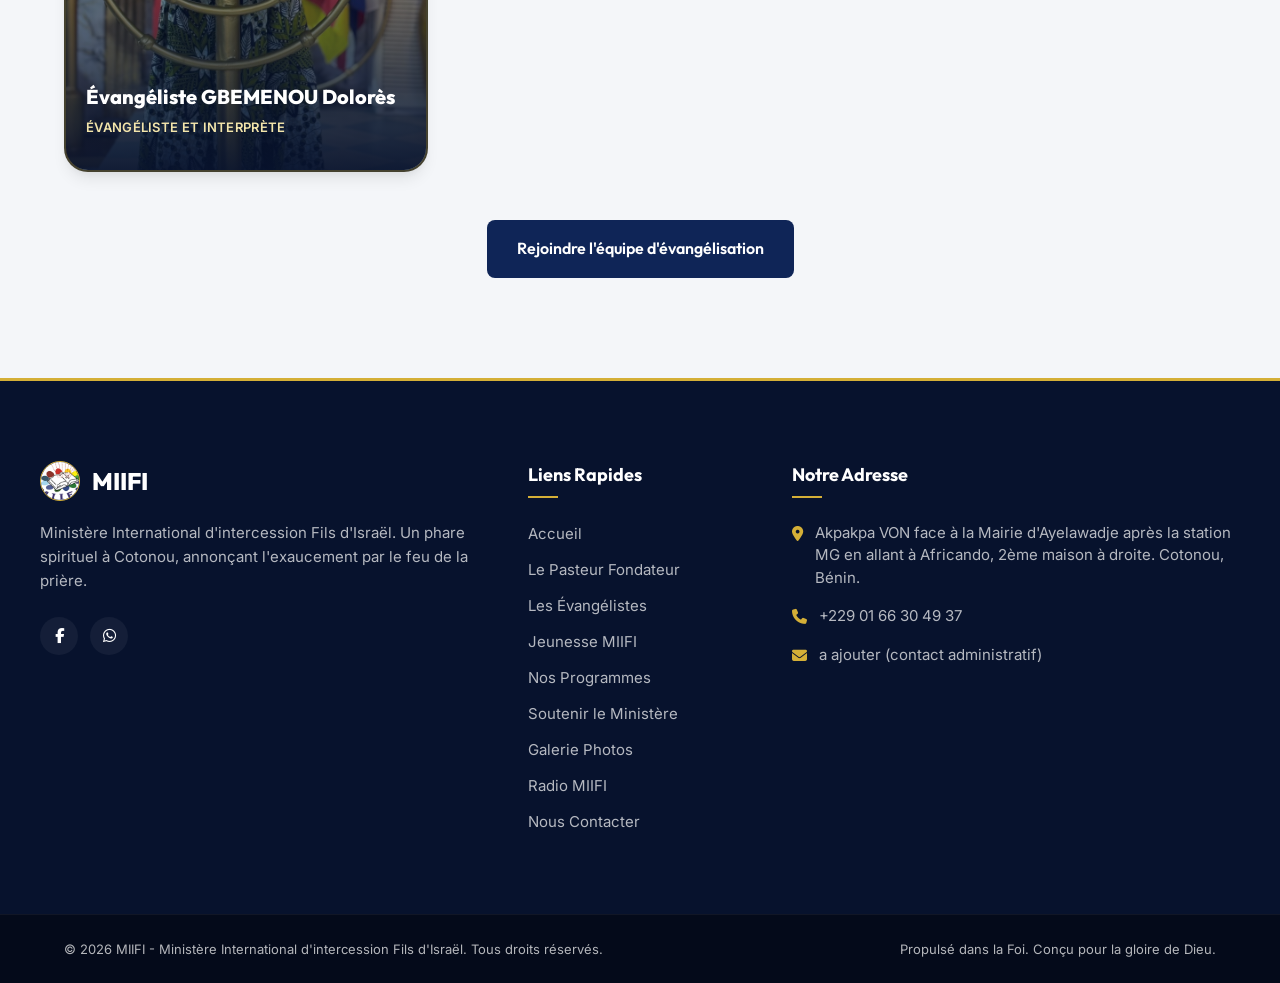
<file: evangelistes.html>
<!DOCTYPE html>
<html lang="fr">
<head>
    <meta charset="UTF-8">
    <meta name="viewport" content="width=device-width, initial-scale=1.0">
    <meta name="description" content="Site officiel du Ministère International d'intercession Fils d'Israël (MIIFI) à Cotonou, dirigé par le Pasteur Fondateur Constantin KPOGBA. Découvrez nos programmes, notre jeunesse, et nos cultes.">
    <title>Les Évangélistes - MIIFI</title>
    <!-- Google Fonts -->
    <link rel="preconnect" href="https://fonts.googleapis.com">
    <link rel="preconnect" href="https://fonts.gstatic.com" crossorigin>
    <link href="https://fonts.googleapis.com/css2?family=Inter:wght@300;400;500;600;700&family=Outfit:wght@400;500;600;700;800&display=swap" rel="stylesheet">
    <!-- FontAwesome for Icons -->
    <link rel="stylesheet" href="https://cdnjs.cloudflare.com/ajax/libs/font-awesome/6.4.0/css/all.min.css">
    <!-- Styles communs -->
    <link rel="stylesheet" href="common.css">
    <!-- Style propre a cette page -->
    <link rel="stylesheet" href="css/evangelistes.css">
</head>
<body>
    <div class="radio-marquee">
        <a href="https://miifiradiointer.airtime.pro/" target="_blank" rel="noopener" class="marquee-track" aria-label="Ecouter Radio MIIFI en direct">
            <span class="marquee-group">
                <span class="marquee-item"><span class="live-dot"></span><i class="fa-solid fa-tower-broadcast"></i> <strong>EN DIRECT</strong> — Radio MIIFI, écoutez-nous 24h/24 sur miifiradiointer.airtime.pro</span>
                <span class="marquee-sep">✦</span>
                <span class="marquee-item"><span class="live-dot"></span><i class="fa-solid fa-tower-broadcast"></i> <strong>EN DIRECT</strong> — Radio MIIFI, écoutez-nous 24h/24 sur miifiradiointer.airtime.pro</span>
                <span class="marquee-sep">✦</span>
                <span class="marquee-item"><span class="live-dot"></span><i class="fa-solid fa-tower-broadcast"></i> <strong>EN DIRECT</strong> — Radio MIIFI, écoutez-nous 24h/24 sur miifiradiointer.airtime.pro</span>
                <span class="marquee-sep">✦</span>
            </span>
            <span class="marquee-group" aria-hidden="true">
                <span class="marquee-item"><span class="live-dot"></span><i class="fa-solid fa-tower-broadcast"></i> <strong>EN DIRECT</strong> — Radio MIIFI, écoutez-nous 24h/24 sur miifiradiointer.airtime.pro</span>
                <span class="marquee-sep">✦</span>
                <span class="marquee-item"><span class="live-dot"></span><i class="fa-solid fa-tower-broadcast"></i> <strong>EN DIRECT</strong> — Radio MIIFI, écoutez-nous 24h/24 sur miifiradiointer.airtime.pro</span>
                <span class="marquee-sep">✦</span>
                <span class="marquee-item"><span class="live-dot"></span><i class="fa-solid fa-tower-broadcast"></i> <strong>EN DIRECT</strong> — Radio MIIFI, écoutez-nous 24h/24 sur miifiradiointer.airtime.pro</span>
                <span class="marquee-sep">✦</span>
            </span>
        </a>
    </div>
    <!-- Header / Navigation -->
    <header class="main-header header-solid" id="header">
        <div class="container header-container">
            <a href="index.html" class="logo-area">
                <img src="logo.jpg" alt="MIIFI Logo" class="logo-img" id="church-logo">
                <div class="logo-text">
                    <span class="logo-title">MIIFI</span>
                    <span class="logo-subtitle">Ministère Fils d'Israël</span>
                </div>
            </a>

            <!-- Desktop Navigation -->
            <nav class="nav-menu" id="nav-menu">
                <ul>
                    <li><a href="index.html" class="nav-link">Accueil</a></li>
                    <li><a href="fondateur.html" class="nav-link">Fondateur</a></li>
                    <li><a href="evangelistes.html" class="nav-link active">Évangélistes</a></li>
                    <li><a href="jeunesse.html" class="nav-link">Jeunesse</a></li>
                    <li><a href="programmes.html" class="nav-link">Programmes</a></li>
                    <li><a href="galerie.html" class="nav-link">Galerie</a></li>
                    <li><a href="dons.html" class="nav-link">Dons & Offrandes</a></li>
                    <li><a href="contact.html" class="nav-link">Contact</a></li>
                    <li><a href="radio.html" class="nav-link">Radio</a></li>
                </ul>
            </nav>

            <!-- Actions -->
            <div class="header-actions">
                <a href="https://wa.me/22966304937" target="_blank" class="btn btn-whatsapp-header" id="header-whatsapp-btn">
                    <i class="fab fa-whatsapp"></i> <span class="header-wa-text">+229 01 66 30 49 37</span>
                </a>
                <button class="mobile-toggle-btn" id="mobile-toggle" aria-label="Toggle menu">
                    <i class="fa-solid fa-bars"></i>
                </button>
            </div>
        </div>
    </header>

    <section class="page-hero">
        <video class="page-hero-bg-video" autoplay muted loop playsinline poster="bg-flag-poster.jpg">
            <source src="bg-flag.mp4" type="video/mp4">
        </video>
        <div class="page-hero-overlay"></div>
        <div class="page-hero-content">
            <div class="page-hero-icon"><i class="fa-solid fa-bullhorn"></i></div>
            <span class="page-hero-tag">Notre Équipe</span>
            <h1 class="page-hero-title">Les Évangélistes</h1>
            <p class="page-hero-desc">Ceux qui portent la Parole et la puissance de l'Évangile au-delà des murs de l'église.</p>
        </div>
    </section>

    <!-- Mobile Nav Overlay -->
    <div class="mobile-nav" id="mobile-nav">
        <button class="mobile-close-btn" id="mobile-close" aria-label="Close menu">
            <i class="fa-solid fa-xmark"></i>
        </button>
        <ul>
            <li><a href="index.html" class="mobile-link">Accueil</a></li>
            <li><a href="fondateur.html" class="mobile-link">Fondateur</a></li>
            <li><a href="evangelistes.html" class="mobile-link active">Évangélistes</a></li>
            <li><a href="jeunesse.html" class="mobile-link">Jeunesse</a></li>
            <li><a href="programmes.html" class="mobile-link">Programmes</a></li>
            <li><a href="galerie.html" class="mobile-link">Galerie</a></li>
            <li><a href="dons.html" class="mobile-link">Dons & Offrandes</a></li>
            <li><a href="contact.html" class="mobile-link">Contact</a></li>
            <li><a href="radio.html" class="mobile-link">Radio</a></li>
        </ul>
        <div class="mobile-socials">
            <a href="https://www.facebook.com/profile.php?id=100086230265988" target="_blank" class="social-icon"><i class="fab fa-facebook-f"></i></a>
            <a href="https://wa.me/2290166304937" target="_blank" class="social-icon"><i class="fab fa-whatsapp"></i></a>
        </div>
    </div>

    <!-- Evangelists Section -->
    <section class="section bg-light evangelists-section" id="evangelists">
        <div class="container">
            <div class="section-header text-center">
                <span class="section-subtitle">Nos Ouvriers dans la Moisson</span>
                <h2 class="section-title">Le Corps des Évangélistes</h2>
                <div class="title-bar mx-auto"></div>
                <p class="section-desc">Des hommes et des femmes engagés pour la propagation de l'Évangile de Jésus-Christ et le salut des âmes.</p>
            </div>

            <div class="evangelists-grid">
                <div class="evangelist-frame reveal-up">
                    <div class="evangelist-photo-wrap">
                        <img src="evangeliste1.jpg" alt="Évangéliste 1">
                        <div class="evangelist-photo-overlay"></div>
                        <div class="evangelist-number-badge">1</div>
                        <div class="evangelist-info">
                            <h3 class="evangelist-name">Évangéliste ZOUNMENOU Michel</h3>
                            <p class="evangelist-role">Évangéliste et Interprète</p>
                        </div>
                    </div>
                </div>

                <div class="evangelist-frame reveal-up">
                    <div class="evangelist-photo-wrap">
                        <img src="evangeliste2.jpg" alt="Évangéliste 2">
                        <div class="evangelist-photo-overlay"></div>
                        <div class="evangelist-number-badge">2</div>
                        <div class="evangelist-info">
                            <h3 class="evangelist-name">Évangéliste OLOULOTAN Ramata</h3>
                            <p class="evangelist-role">Évangéliste et Interprète</p>
                        </div>
                    </div>
                </div>

                <div class="evangelist-frame reveal-up">
                    <div class="evangelist-photo-wrap">
                        <img src="evangeliste3.jpg" alt="Évangéliste 3">
                        <div class="evangelist-photo-overlay"></div>
                        <div class="evangelist-number-badge">3</div>
                        <div class="evangelist-info">
                            <h3 class="evangelist-name">Évangéliste KEGNIDE Clodette</h3>
                            <p class="evangelist-role">Évangéliste et Interprète</p>
                        </div>
                    </div>
                </div>

                <div class="evangelist-frame reveal-up">
                    <div class="evangelist-photo-wrap">
                        <img src="evangeliste4.png" alt="Évangéliste GBEMENOU Dolorès">
                        <div class="evangelist-photo-overlay"></div>
                        <div class="evangelist-number-badge">4</div>
                        <div class="evangelist-info">
                            <h3 class="evangelist-name">Évangéliste GBEMENOU Dolorès</h3>
                            <p class="evangelist-role">Évangéliste et Interprète</p>
                        </div>
                    </div>
                </div>
            </div>

            <div class="mt-5 text-center">
                <a href="contact.html" class="btn btn-primary-light">Rejoindre l'équipe d'évangélisation</a>
            </div>
        </div>
    </section>

    <!-- Footer -->
    <footer class="main-footer">
        <div class="container footer-top">
            <div class="footer-grid">
                
                <div class="footer-brand-col">
                    <div class="footer-logo">
                        <img src="logo.jpg" alt="MIIFI Logo" class="footer-logo-img">
                        <h3>MIIFI</h3>
                    </div>
                    <p class="footer-about">Ministère International d'intercession Fils d'Israël. Un phare spirituel à Cotonou, annonçant l'exaucement par le feu de la prière.</p>
                    <div class="footer-social-links">
                        <a href="https://www.facebook.com/profile.php?id=100086230265988" target="_blank" aria-label="Facebook"><i class="fab fa-facebook-f"></i></a>
                        <a href="https://wa.me/22966304937" target="_blank" aria-label="WhatsApp"><i class="fab fa-whatsapp"></i></a>
                    </div>
                </div>

                <div class="footer-links-col">
                    <h4>Liens Rapides</h4>
                    <ul>
                        <li><a href="index.html">Accueil</a></li>
                        <li><a href="fondateur.html">Le Pasteur Fondateur</a></li>
                        <li><a href="evangelistes.html">Les Évangélistes</a></li>
                        <li><a href="jeunesse.html">Jeunesse MIIFI</a></li>
                        <li><a href="programmes.html">Nos Programmes</a></li>
                        <li><a href="dons.html">Soutenir le Ministère</a></li>
                        <li><a href="galerie.html">Galerie Photos</a></li>
                        <li><a href="radio.html">Radio MIIFI</a></li>
                        <li><a href="contact.html">Nous Contacter</a></li>
                    </ul>
                </div>

                <div class="footer-contact-col">
                    <h4>Notre Adresse</h4>
                    <p><i class="fa-solid fa-location-dot"></i> Akpakpa VON face à la Mairie d'Ayelawadje après la station MG en allant à Africando, 2ème maison à droite. Cotonou, Bénin.</p>
                    <p><i class="fa-solid fa-phone"></i> +229 01 66 30 49 37</p>
                    <p><i class="fa-solid fa-envelope"></i> a ajouter (contact administratif)</p>
                </div>

            </div>
        </div>
        <div class="footer-bottom">
            <div class="container footer-bottom-container">
                <p>&copy; 2026 MIIFI - Ministère International d'intercession Fils d'Israël. Tous droits réservés.</p>
                <p>Propulsé dans la Foi. Conçu pour la gloire de Dieu.</p>
            </div>
        </div>
    </footer>

    <script src="common.js"></script>
</body>
</html>
</file>
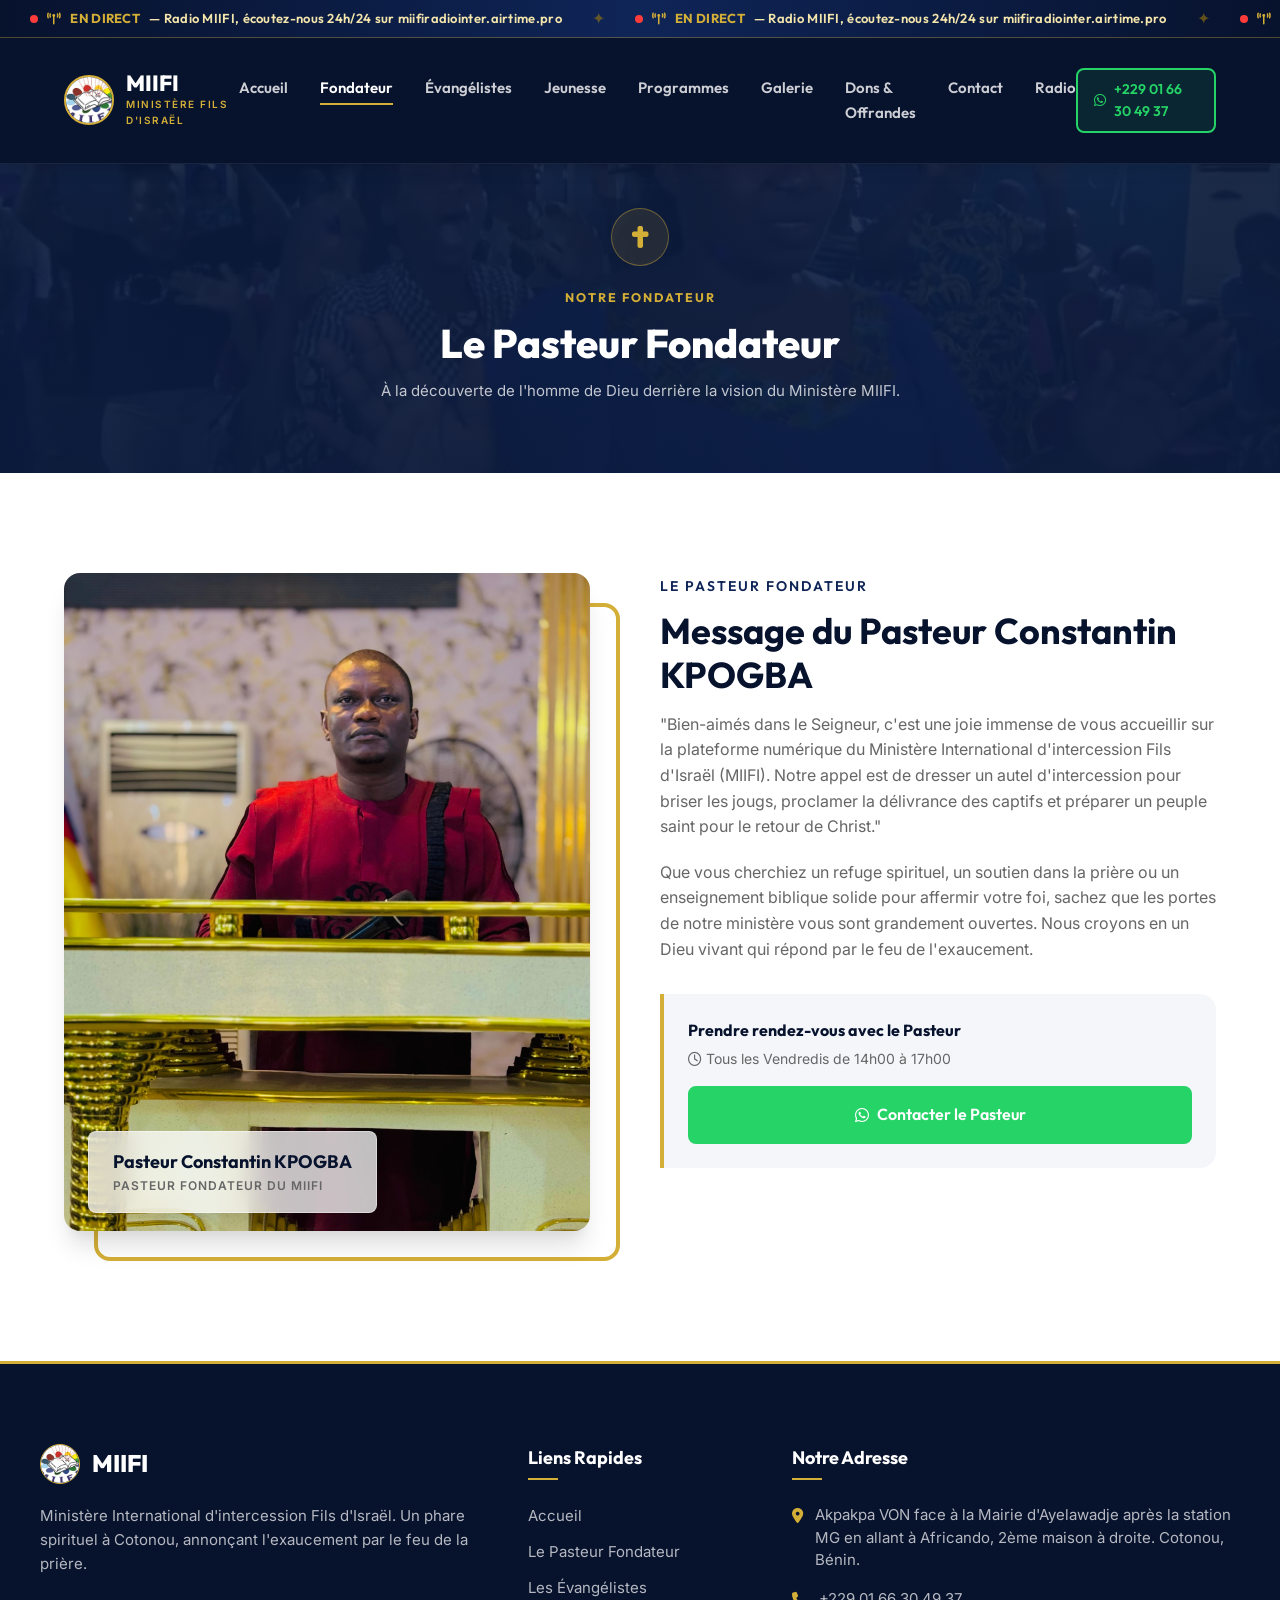
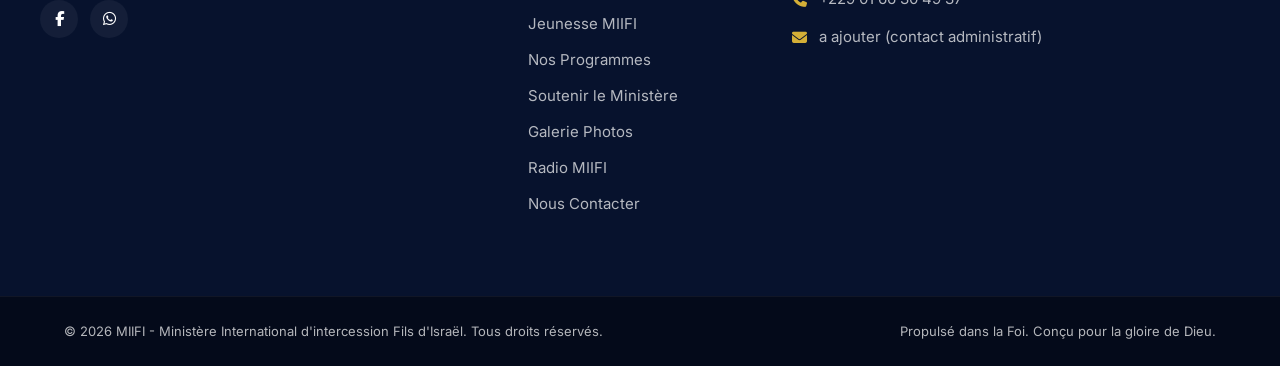
<file: fondateur.html>
<!DOCTYPE html>
<html lang="fr">
<head>
    <meta charset="UTF-8">
    <meta name="viewport" content="width=device-width, initial-scale=1.0">
    <meta name="description" content="Site officiel du Ministère International d'intercession Fils d'Israël (MIIFI) à Cotonou, dirigé par le Pasteur Fondateur Constantin KPOGBA. Découvrez nos programmes, notre jeunesse, et nos cultes.">
    <title>Le Pasteur Fondateur - MIIFI</title>
    <!-- Google Fonts -->
    <link rel="preconnect" href="https://fonts.googleapis.com">
    <link rel="preconnect" href="https://fonts.gstatic.com" crossorigin>
    <link href="https://fonts.googleapis.com/css2?family=Inter:wght@300;400;500;600;700&family=Outfit:wght@400;500;600;700;800&display=swap" rel="stylesheet">
    <!-- FontAwesome for Icons -->
    <link rel="stylesheet" href="https://cdnjs.cloudflare.com/ajax/libs/font-awesome/6.4.0/css/all.min.css">
    <!-- Styles communs -->
    <link rel="stylesheet" href="common.css">
    <!-- Style propre a cette page -->
    <link rel="stylesheet" href="css/fondateur.css">
</head>
<body>
    <div class="radio-marquee">
        <a href="https://miifiradiointer.airtime.pro/" target="_blank" rel="noopener" class="marquee-track" aria-label="Ecouter Radio MIIFI en direct">
            <span class="marquee-group">
                <span class="marquee-item"><span class="live-dot"></span><i class="fa-solid fa-tower-broadcast"></i> <strong>EN DIRECT</strong> — Radio MIIFI, écoutez-nous 24h/24 sur miifiradiointer.airtime.pro</span>
                <span class="marquee-sep">✦</span>
                <span class="marquee-item"><span class="live-dot"></span><i class="fa-solid fa-tower-broadcast"></i> <strong>EN DIRECT</strong> — Radio MIIFI, écoutez-nous 24h/24 sur miifiradiointer.airtime.pro</span>
                <span class="marquee-sep">✦</span>
                <span class="marquee-item"><span class="live-dot"></span><i class="fa-solid fa-tower-broadcast"></i> <strong>EN DIRECT</strong> — Radio MIIFI, écoutez-nous 24h/24 sur miifiradiointer.airtime.pro</span>
                <span class="marquee-sep">✦</span>
            </span>
            <span class="marquee-group" aria-hidden="true">
                <span class="marquee-item"><span class="live-dot"></span><i class="fa-solid fa-tower-broadcast"></i> <strong>EN DIRECT</strong> — Radio MIIFI, écoutez-nous 24h/24 sur miifiradiointer.airtime.pro</span>
                <span class="marquee-sep">✦</span>
                <span class="marquee-item"><span class="live-dot"></span><i class="fa-solid fa-tower-broadcast"></i> <strong>EN DIRECT</strong> — Radio MIIFI, écoutez-nous 24h/24 sur miifiradiointer.airtime.pro</span>
                <span class="marquee-sep">✦</span>
                <span class="marquee-item"><span class="live-dot"></span><i class="fa-solid fa-tower-broadcast"></i> <strong>EN DIRECT</strong> — Radio MIIFI, écoutez-nous 24h/24 sur miifiradiointer.airtime.pro</span>
                <span class="marquee-sep">✦</span>
            </span>
        </a>
    </div>
    <!-- Header / Navigation -->
    <header class="main-header header-solid" id="header">
        <div class="container header-container">
            <a href="index.html" class="logo-area">
                <img src="logo.jpg" alt="MIIFI Logo" class="logo-img" id="church-logo">
                <div class="logo-text">
                    <span class="logo-title">MIIFI</span>
                    <span class="logo-subtitle">Ministère Fils d'Israël</span>
                </div>
            </a>

            <!-- Desktop Navigation -->
            <nav class="nav-menu" id="nav-menu">
                <ul>
                    <li><a href="index.html" class="nav-link">Accueil</a></li>
                    <li><a href="fondateur.html" class="nav-link active">Fondateur</a></li>
                    <li><a href="evangelistes.html" class="nav-link">Évangélistes</a></li>
                    <li><a href="jeunesse.html" class="nav-link">Jeunesse</a></li>
                    <li><a href="programmes.html" class="nav-link">Programmes</a></li>
                    <li><a href="galerie.html" class="nav-link">Galerie</a></li>
                    <li><a href="dons.html" class="nav-link">Dons & Offrandes</a></li>
                    <li><a href="contact.html" class="nav-link">Contact</a></li>
                    <li><a href="radio.html" class="nav-link">Radio</a></li>
                </ul>
            </nav>

            <!-- Actions -->
            <div class="header-actions">
                <a href="https://wa.me/22966304937" target="_blank" class="btn btn-whatsapp-header" id="header-whatsapp-btn">
                    <i class="fab fa-whatsapp"></i> <span class="header-wa-text">+229 01 66 30 49 37</span>
                </a>
                <button class="mobile-toggle-btn" id="mobile-toggle" aria-label="Toggle menu">
                    <i class="fa-solid fa-bars"></i>
                </button>
            </div>
        </div>
    </header>

    <section class="page-hero">
        <video class="page-hero-bg-video" autoplay muted loop playsinline poster="bg-flag-poster.jpg">
            <source src="bg-flag.mp4" type="video/mp4">
        </video>
        <div class="page-hero-overlay"></div>
        <div class="page-hero-content">
            <div class="page-hero-icon"><i class="fa-solid fa-cross"></i></div>
            <span class="page-hero-tag">Notre Fondateur</span>
            <h1 class="page-hero-title">Le Pasteur Fondateur</h1>
            <p class="page-hero-desc">À la découverte de l'homme de Dieu derrière la vision du Ministère MIIFI.</p>
        </div>
    </section>

    <!-- Mobile Nav Overlay -->
    <div class="mobile-nav" id="mobile-nav">
        <button class="mobile-close-btn" id="mobile-close" aria-label="Close menu">
            <i class="fa-solid fa-xmark"></i>
        </button>
        <ul>
            <li><a href="index.html" class="mobile-link">Accueil</a></li>
            <li><a href="fondateur.html" class="mobile-link active">Fondateur</a></li>
            <li><a href="evangelistes.html" class="mobile-link">Évangélistes</a></li>
            <li><a href="jeunesse.html" class="mobile-link">Jeunesse</a></li>
            <li><a href="programmes.html" class="mobile-link">Programmes</a></li>
            <li><a href="galerie.html" class="mobile-link">Galerie</a></li>
            <li><a href="dons.html" class="mobile-link">Dons & Offrandes</a></li>
            <li><a href="contact.html" class="mobile-link">Contact</a></li>
            <li><a href="radio.html" class="mobile-link">Radio</a></li>
        </ul>
        <div class="mobile-socials">
            <a href="https://www.facebook.com/profile.php?id=100086230265988" target="_blank" class="social-icon"><i class="fab fa-facebook-f"></i></a>
            <a href="https://wa.me/2290166304937" target="_blank" class="social-icon"><i class="fab fa-whatsapp"></i></a>
        </div>
    </div>

    <!-- Pastor Section (Word from the Founder) -->
    <section class="section founder-section" id="founder">
        <div class="container">
            <div class="grid grid-2">
                <div class="image-wrapper reveal-left">
                    <img src="assets/pastor.png" alt="Pasteur Constantin KPOGBA" class="founder-img" id="founder-photo">
                    <div class="image-backdrop"></div>
                    <div class="founder-card-label">
                        <h4>Pasteur Constantin KPOGBA</h4>
                        <p>Pasteur Fondateur du MIIFI</p>
                    </div>
                </div>
                <div class="content-wrapper reveal-right">
                    <span class="section-subtitle">Le Pasteur Fondateur</span>
                    <h2 class="section-title">Message du Pasteur Constantin KPOGBA</h2>
                    <p class="paragraph">
                        "Bien-aimés dans le Seigneur, c'est une joie immense de vous accueillir sur la plateforme numérique du Ministère International d'intercession Fils d'Israël (MIIFI). Notre appel est de dresser un autel d'intercession pour briser les jougs, proclamer la délivrance des captifs et préparer un peuple saint pour le retour de Christ."
                    </p>
                    <p class="paragraph">
                        Que vous cherchiez un refuge spirituel, un soutien dans la prière ou un enseignement biblique solide pour affermir votre foi, sachez que les portes de notre ministère vous sont grandement ouvertes. Nous croyons en un Dieu vivant qui répond par le feu de l'exaucement.
                    </p>
                    <div class="founder-contact-box">
                        <div class="contact-box-info">
                            <h5>Prendre rendez-vous avec le Pasteur</h5>
                            <p><i class="fa-regular fa-clock"></i> Tous les Vendredis de 14h00 à 17h00</p>
                        </div>
                        <a href="https://wa.me/22966304937" target="_blank" class="btn btn-whatsapp" id="pastor-whatsapp-btn">
                            <i class="fab fa-whatsapp"></i> Contacter le Pasteur
                        </a>
                    </div>
                </div>
            </div>
        </div>
    </section>

    <!-- Footer -->
    <footer class="main-footer">
        <div class="container footer-top">
            <div class="footer-grid">
                
                <div class="footer-brand-col">
                    <div class="footer-logo">
                        <img src="logo.jpg" alt="MIIFI Logo" class="footer-logo-img">
                        <h3>MIIFI</h3>
                    </div>
                    <p class="footer-about">Ministère International d'intercession Fils d'Israël. Un phare spirituel à Cotonou, annonçant l'exaucement par le feu de la prière.</p>
                    <div class="footer-social-links">
                        <a href="https://www.facebook.com/profile.php?id=100086230265988" target="_blank" aria-label="Facebook"><i class="fab fa-facebook-f"></i></a>
                        <a href="https://wa.me/22966304937" target="_blank" aria-label="WhatsApp"><i class="fab fa-whatsapp"></i></a>
                    </div>
                </div>

                <div class="footer-links-col">
                    <h4>Liens Rapides</h4>
                    <ul>
                        <li><a href="index.html">Accueil</a></li>
                        <li><a href="fondateur.html">Le Pasteur Fondateur</a></li>
                        <li><a href="evangelistes.html">Les Évangélistes</a></li>
                        <li><a href="jeunesse.html">Jeunesse MIIFI</a></li>
                        <li><a href="programmes.html">Nos Programmes</a></li>
                        <li><a href="dons.html">Soutenir le Ministère</a></li>
                        <li><a href="galerie.html">Galerie Photos</a></li>
                        <li><a href="radio.html">Radio MIIFI</a></li>
                        <li><a href="contact.html">Nous Contacter</a></li>
                    </ul>
                </div>

                <div class="footer-contact-col">
                    <h4>Notre Adresse</h4>
                    <p><i class="fa-solid fa-location-dot"></i> Akpakpa VON face à la Mairie d'Ayelawadje après la station MG en allant à Africando, 2ème maison à droite. Cotonou, Bénin.</p>
                    <p><i class="fa-solid fa-phone"></i> +229 01 66 30 49 37</p>
                    <p><i class="fa-solid fa-envelope"></i> a ajouter (contact administratif)</p>
                </div>

            </div>
        </div>
        <div class="footer-bottom">
            <div class="container footer-bottom-container">
                <p>&copy; 2026 MIIFI - Ministère International d'intercession Fils d'Israël. Tous droits réservés.</p>
                <p>Propulsé dans la Foi. Conçu pour la gloire de Dieu.</p>
            </div>
        </div>
    </footer>

    <script src="common.js"></script>
</body>
</html>
</file>
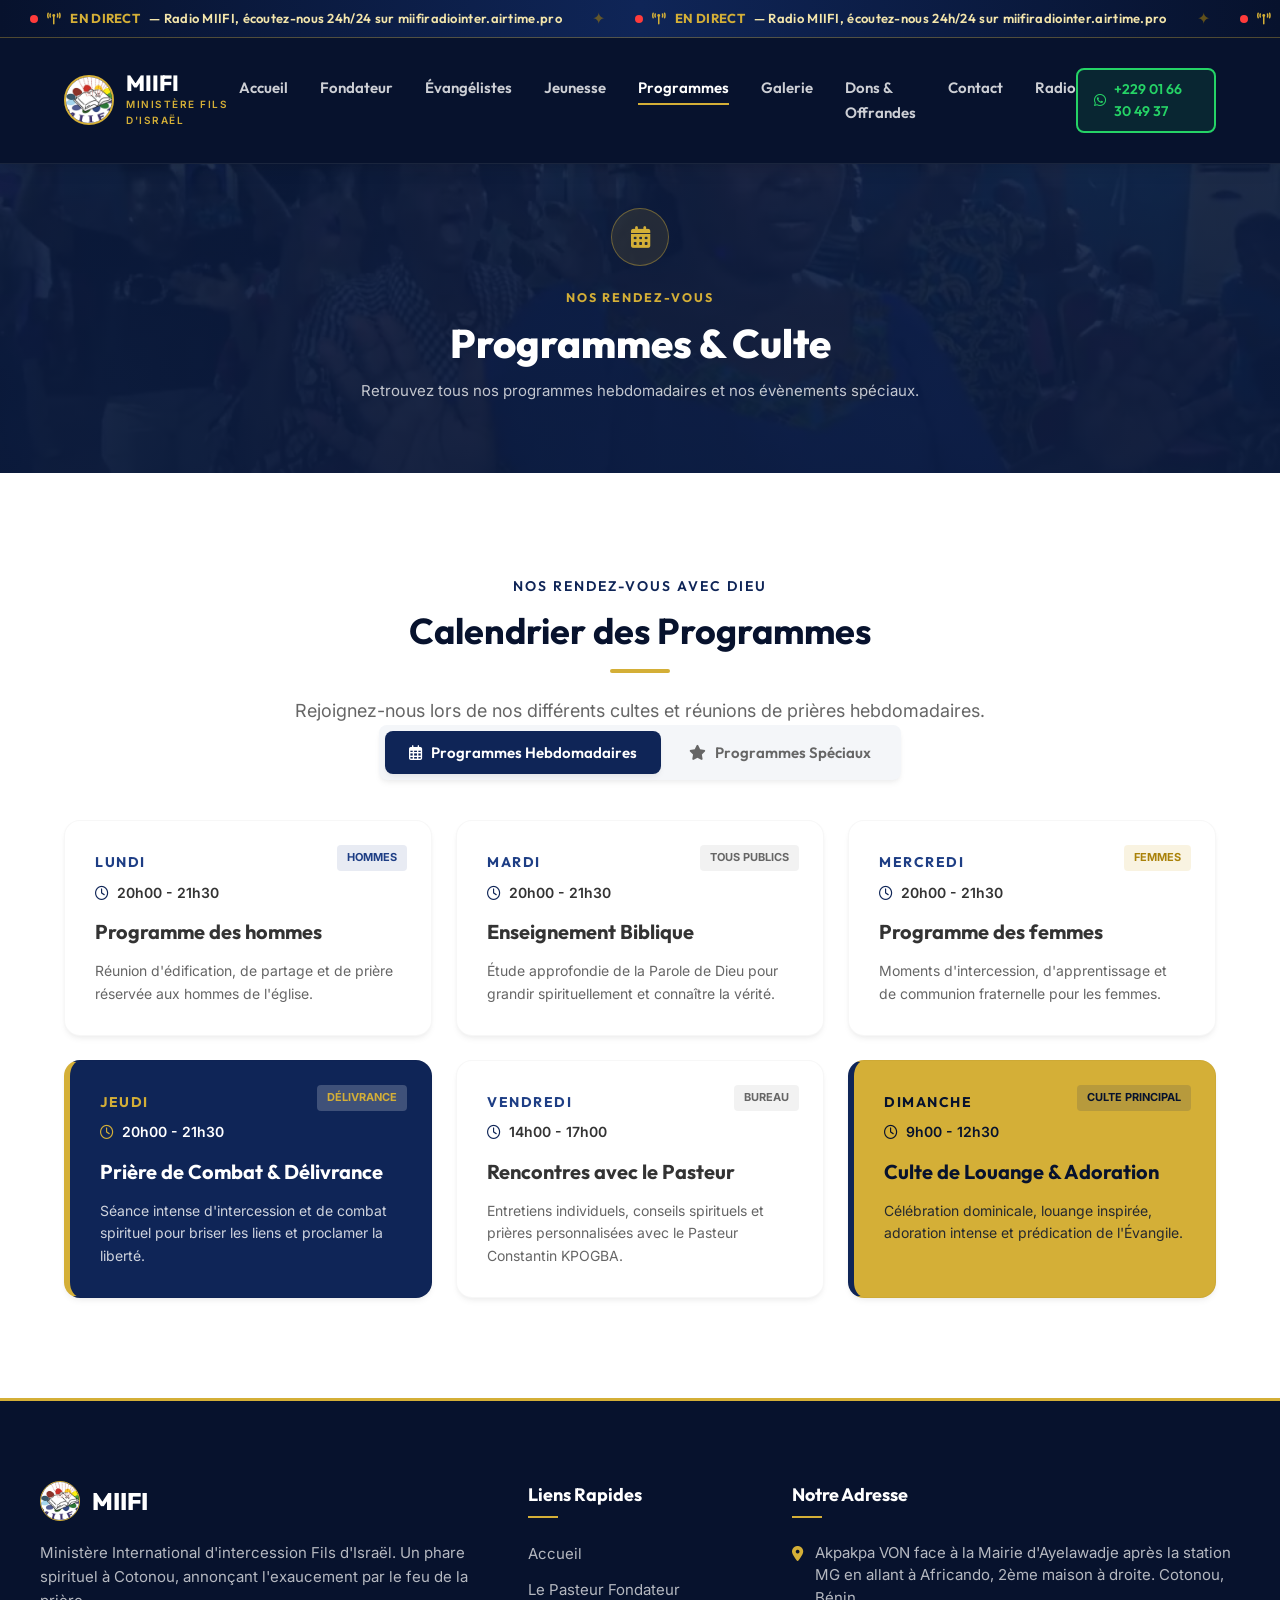
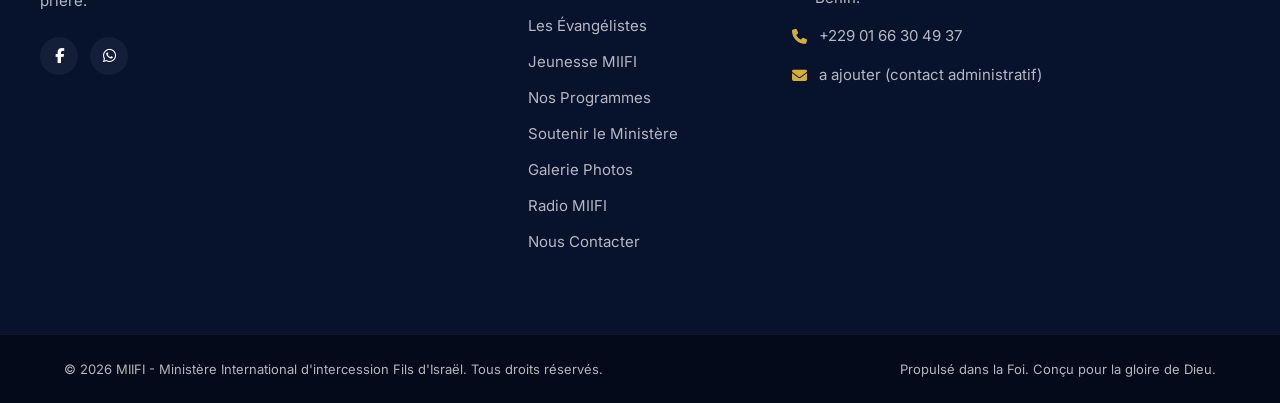
<file: programmes.html>
<!DOCTYPE html>
<html lang="fr">
<head>
    <meta charset="UTF-8">
    <meta name="viewport" content="width=device-width, initial-scale=1.0">
    <meta name="description" content="Site officiel du Ministère International d'intercession Fils d'Israël (MIIFI) à Cotonou, dirigé par le Pasteur Fondateur Constantin KPOGBA. Découvrez nos programmes, notre jeunesse, et nos cultes.">
    <title>Programmes & Culte - MIIFI</title>
    <!-- Google Fonts -->
    <link rel="preconnect" href="https://fonts.googleapis.com">
    <link rel="preconnect" href="https://fonts.gstatic.com" crossorigin>
    <link href="https://fonts.googleapis.com/css2?family=Inter:wght@300;400;500;600;700&family=Outfit:wght@400;500;600;700;800&display=swap" rel="stylesheet">
    <!-- FontAwesome for Icons -->
    <link rel="stylesheet" href="https://cdnjs.cloudflare.com/ajax/libs/font-awesome/6.4.0/css/all.min.css">
    <!-- Styles communs -->
    <link rel="stylesheet" href="common.css">
    <!-- Style propre a cette page -->
    <link rel="stylesheet" href="css/programmes.css">
</head>
<body>
    <div class="radio-marquee">
        <a href="https://miifiradiointer.airtime.pro/" target="_blank" rel="noopener" class="marquee-track" aria-label="Ecouter Radio MIIFI en direct">
            <span class="marquee-group">
                <span class="marquee-item"><span class="live-dot"></span><i class="fa-solid fa-tower-broadcast"></i> <strong>EN DIRECT</strong> — Radio MIIFI, écoutez-nous 24h/24 sur miifiradiointer.airtime.pro</span>
                <span class="marquee-sep">✦</span>
                <span class="marquee-item"><span class="live-dot"></span><i class="fa-solid fa-tower-broadcast"></i> <strong>EN DIRECT</strong> — Radio MIIFI, écoutez-nous 24h/24 sur miifiradiointer.airtime.pro</span>
                <span class="marquee-sep">✦</span>
                <span class="marquee-item"><span class="live-dot"></span><i class="fa-solid fa-tower-broadcast"></i> <strong>EN DIRECT</strong> — Radio MIIFI, écoutez-nous 24h/24 sur miifiradiointer.airtime.pro</span>
                <span class="marquee-sep">✦</span>
            </span>
            <span class="marquee-group" aria-hidden="true">
                <span class="marquee-item"><span class="live-dot"></span><i class="fa-solid fa-tower-broadcast"></i> <strong>EN DIRECT</strong> — Radio MIIFI, écoutez-nous 24h/24 sur miifiradiointer.airtime.pro</span>
                <span class="marquee-sep">✦</span>
                <span class="marquee-item"><span class="live-dot"></span><i class="fa-solid fa-tower-broadcast"></i> <strong>EN DIRECT</strong> — Radio MIIFI, écoutez-nous 24h/24 sur miifiradiointer.airtime.pro</span>
                <span class="marquee-sep">✦</span>
                <span class="marquee-item"><span class="live-dot"></span><i class="fa-solid fa-tower-broadcast"></i> <strong>EN DIRECT</strong> — Radio MIIFI, écoutez-nous 24h/24 sur miifiradiointer.airtime.pro</span>
                <span class="marquee-sep">✦</span>
            </span>
        </a>
    </div>
    <!-- Header / Navigation -->
    <header class="main-header header-solid" id="header">
        <div class="container header-container">
            <a href="index.html" class="logo-area">
                <img src="logo.jpg" alt="MIIFI Logo" class="logo-img" id="church-logo">
                <div class="logo-text">
                    <span class="logo-title">MIIFI</span>
                    <span class="logo-subtitle">Ministère Fils d'Israël</span>
                </div>
            </a>

            <!-- Desktop Navigation -->
            <nav class="nav-menu" id="nav-menu">
                <ul>
                    <li><a href="index.html" class="nav-link">Accueil</a></li>
                    <li><a href="fondateur.html" class="nav-link">Fondateur</a></li>
                    <li><a href="evangelistes.html" class="nav-link">Évangélistes</a></li>
                    <li><a href="jeunesse.html" class="nav-link">Jeunesse</a></li>
                    <li><a href="programmes.html" class="nav-link active">Programmes</a></li>
                    <li><a href="galerie.html" class="nav-link">Galerie</a></li>
                    <li><a href="dons.html" class="nav-link">Dons & Offrandes</a></li>
                    <li><a href="contact.html" class="nav-link">Contact</a></li>
                    <li><a href="radio.html" class="nav-link">Radio</a></li>
                </ul>
            </nav>

            <!-- Actions -->
            <div class="header-actions">
                <a href="https://wa.me/22966304937" target="_blank" class="btn btn-whatsapp-header" id="header-whatsapp-btn">
                    <i class="fab fa-whatsapp"></i> <span class="header-wa-text">+229 01 66 30 49 37</span>
                </a>
                <button class="mobile-toggle-btn" id="mobile-toggle" aria-label="Toggle menu">
                    <i class="fa-solid fa-bars"></i>
                </button>
            </div>
        </div>
    </header>

    <section class="page-hero">
        <video class="page-hero-bg-video" autoplay muted loop playsinline poster="bg-flag-poster.jpg">
            <source src="bg-flag.mp4" type="video/mp4">
        </video>
        <div class="page-hero-overlay"></div>
        <div class="page-hero-content">
            <div class="page-hero-icon"><i class="fa-solid fa-calendar-days"></i></div>
            <span class="page-hero-tag">Nos Rendez-vous</span>
            <h1 class="page-hero-title">Programmes & Culte</h1>
            <p class="page-hero-desc">Retrouvez tous nos programmes hebdomadaires et nos évènements spéciaux.</p>
        </div>
    </section>

    <!-- Mobile Nav Overlay -->
    <div class="mobile-nav" id="mobile-nav">
        <button class="mobile-close-btn" id="mobile-close" aria-label="Close menu">
            <i class="fa-solid fa-xmark"></i>
        </button>
        <ul>
            <li><a href="index.html" class="mobile-link">Accueil</a></li>
            <li><a href="fondateur.html" class="mobile-link">Fondateur</a></li>
            <li><a href="evangelistes.html" class="mobile-link">Évangélistes</a></li>
            <li><a href="jeunesse.html" class="mobile-link">Jeunesse</a></li>
            <li><a href="programmes.html" class="mobile-link active">Programmes</a></li>
            <li><a href="galerie.html" class="mobile-link">Galerie</a></li>
            <li><a href="dons.html" class="mobile-link">Dons & Offrandes</a></li>
            <li><a href="contact.html" class="mobile-link">Contact</a></li>
            <li><a href="radio.html" class="mobile-link">Radio</a></li>
        </ul>
        <div class="mobile-socials">
            <a href="https://www.facebook.com/profile.php?id=100086230265988" target="_blank" class="social-icon"><i class="fab fa-facebook-f"></i></a>
            <a href="https://wa.me/2290166304937" target="_blank" class="social-icon"><i class="fab fa-whatsapp"></i></a>
        </div>
    </div>

    <!-- Programs Section -->
    <section class="section programs-section" id="programs">
        <div class="container">
            <div class="section-header text-center">
                <span class="section-subtitle">Nos Rendez-vous avec Dieu</span>
                <h2 class="section-title">Calendrier des Programmes</h2>
                <div class="title-bar mx-auto"></div>
                <p class="section-desc">Rejoignez-nous lors de nos différents cultes et réunions de prières hebdomadaires.</p>
            </div>

            <!-- Tab Navigation -->
            <div class="tab-container reveal-up">
                <div class="tab-navigation" role="tablist">
                    <button class="tab-btn active" id="tab-weekly" role="tab" aria-selected="true" aria-controls="weekly-pane">
                        <i class="fa-regular fa-calendar-days"></i> Programmes Hebdomadaires
                    </button>
                    <button class="tab-btn" id="tab-special" role="tab" aria-selected="false" aria-controls="special-pane">
                        <i class="fa-solid fa-star"></i> Programmes Spéciaux
                    </button>
                </div>
            </div>

            <!-- Tab Content Panes -->
            <div class="tab-content mt-4">
                <!-- Weekly Programs -->
                <div class="tab-pane active" id="weekly-pane" role="tabpanel">
                    <div class="programs-grid">
                        
                        <!-- Lundi -->
                        <div class="program-card reveal-up" data-delay="1">
                            <div class="prog-day">Lundi</div>
                            <div class="prog-time"><i class="fa-regular fa-clock"></i> 20h00 - 21h30</div>
                            <h3 class="prog-title">Programme des hommes</h3>
                            <p class="prog-desc">Réunion d'édification, de partage et de prière réservée aux hommes de l'église.</p>
                            <div class="prog-badge badge-men">Hommes</div>
                        </div>

                        <!-- Mardi -->
                        <div class="program-card reveal-up" data-delay="2">
                            <div class="prog-day">Mardi</div>
                            <div class="prog-time"><i class="fa-regular fa-clock"></i> 20h00 - 21h30</div>
                            <h3 class="prog-title">Enseignement Biblique</h3>
                            <p class="prog-desc">Étude approfondie de la Parole de Dieu pour grandir spirituellement et connaître la vérité.</p>
                            <div class="prog-badge badge-all">Tous publics</div>
                        </div>

                        <!-- Mercredi -->
                        <div class="program-card reveal-up" data-delay="3">
                            <div class="prog-day">Mercredi</div>
                            <div class="prog-time"><i class="fa-regular fa-clock"></i> 20h00 - 21h30</div>
                            <h3 class="prog-title">Programme des femmes</h3>
                            <p class="prog-desc">Moments d'intercession, d'apprentissage et de communion fraternelle pour les femmes.</p>
                            <div class="prog-badge badge-women">Femmes</div>
                        </div>

                        <!-- Jeudi -->
                        <div class="program-card highlight reveal-up" data-delay="4">
                            <div class="prog-day">Jeudi</div>
                            <div class="prog-time"><i class="fa-regular fa-clock"></i> 20h00 - 21h30</div>
                            <h3 class="prog-title">Prière de Combat & Délivrance</h3>
                            <p class="prog-desc">Séance intense d'intercession et de combat spirituel pour briser les liens et proclamer la liberté.</p>
                            <div class="prog-badge badge-power">Délivrance</div>
                        </div>

                        <!-- Vendredi (Rencontres) -->
                        <div class="program-card reveal-up" data-delay="5">
                            <div class="prog-day">Vendredi</div>
                            <div class="prog-time"><i class="fa-regular fa-clock"></i> 14h00 - 17h00</div>
                            <h3 class="prog-title">Rencontres avec le Pasteur</h3>
                            <p class="prog-desc">Entretiens individuels, conseils spirituels et prières personnalisées avec le Pasteur Constantin KPOGBA.</p>
                            <div class="prog-badge badge-office">Bureau</div>
                        </div>

                        <!-- Dimanche (Culte) -->
                        <div class="program-card highlight-gold reveal-up" data-delay="6">
                            <div class="prog-day">Dimanche</div>
                            <div class="prog-time"><i class="fa-regular fa-clock"></i> 9h00 - 12h30</div>
                            <h3 class="prog-title">Culte de Louange & Adoration</h3>
                            <p class="prog-desc">Célébration dominicale, louange inspirée, adoration intense et prédication de l'Évangile.</p>
                            <div class="prog-badge badge-worship">Culte principal</div>
                        </div>

                    </div>
                </div>

                <!-- Special Programs -->
                <div class="tab-pane" id="special-pane" role="tabpanel">
                    <div class="special-programs-container">
                        
                        <!-- Monthly Vigil -->
                        <div class="special-program-card reveal-up">
                            <div class="sp-date">
                                <span class="sp-day">V</span>
              <span class="sp-month">Mensuel</span>
                            </div>
                            <div class="sp-content">
                                <span class="sp-tag">Grande Veillée de Prière</span>
                                <h3>Tous les derniers Vendredis du Mois</h3>
                                <p class="sp-time"><i class="fa-regular fa-clock"></i> 00h00 - 04h00 (Minuit à 4h du matin)</p>
                                <p class="sp-desc">Une nuit entière dans la présence de Dieu : prières de percée, brisement de malédictions, louange nocturne et intercession prophétique.</p>
                            </div>
                        </div>

                        <!-- Crusade Mock -->
                        <div class="special-program-card reveal-up" data-delay="1">
                            <div class="sp-date">
                                <span class="sp-day">S</span>
                                <span class="sp-month">Spécial</span>
                            </div>
                            <div class="sp-content">
                                <span class="sp-tag">Séminaire / Campagne</span>
                                <h3>Programmes Spéciaux de Fin d'Année et Festivités</h3>
                                <p class="sp-time"><i class="fa-solid fa-circle-info"></i> Les dates et détails seront communiqués par le Pasteur</p>
                                <p class="sp-desc">Restez à l'écoute pour nos programmes spéciaux d'impact spirituel, conventions annuelles et croisades d'évangélisation.</p>
                                <a href="https://wa.me/22966304937" target="_blank" class="btn btn-link" id="special-program-info-btn">Demander des informations <i class="fa-solid fa-arrow-right"></i></a>
                            </div>
                        </div>

                    </div>
                </div>
            </div>
        </div>
    </section>

    <!-- Footer -->
    <footer class="main-footer">
        <div class="container footer-top">
            <div class="footer-grid">
                
                <div class="footer-brand-col">
                    <div class="footer-logo">
                        <img src="logo.jpg" alt="MIIFI Logo" class="footer-logo-img">
                        <h3>MIIFI</h3>
                    </div>
                    <p class="footer-about">Ministère International d'intercession Fils d'Israël. Un phare spirituel à Cotonou, annonçant l'exaucement par le feu de la prière.</p>
                    <div class="footer-social-links">
                        <a href="https://www.facebook.com/profile.php?id=100086230265988" target="_blank" aria-label="Facebook"><i class="fab fa-facebook-f"></i></a>
                        <a href="https://wa.me/22966304937" target="_blank" aria-label="WhatsApp"><i class="fab fa-whatsapp"></i></a>
                    </div>
                </div>

                <div class="footer-links-col">
                    <h4>Liens Rapides</h4>
                    <ul>
                        <li><a href="index.html">Accueil</a></li>
                        <li><a href="fondateur.html">Le Pasteur Fondateur</a></li>
                        <li><a href="evangelistes.html">Les Évangélistes</a></li>
                        <li><a href="jeunesse.html">Jeunesse MIIFI</a></li>
                        <li><a href="programmes.html">Nos Programmes</a></li>
                        <li><a href="dons.html">Soutenir le Ministère</a></li>
                        <li><a href="galerie.html">Galerie Photos</a></li>
                        <li><a href="radio.html">Radio MIIFI</a></li>
                        <li><a href="contact.html">Nous Contacter</a></li>
                    </ul>
                </div>

                <div class="footer-contact-col">
                    <h4>Notre Adresse</h4>
                    <p><i class="fa-solid fa-location-dot"></i> Akpakpa VON face à la Mairie d'Ayelawadje après la station MG en allant à Africando, 2ème maison à droite. Cotonou, Bénin.</p>
                    <p><i class="fa-solid fa-phone"></i> +229 01 66 30 49 37</p>
                    <p><i class="fa-solid fa-envelope"></i> a ajouter (contact administratif)</p>
                </div>

            </div>
        </div>
        <div class="footer-bottom">
            <div class="container footer-bottom-container">
                <p>&copy; 2026 MIIFI - Ministère International d'intercession Fils d'Israël. Tous droits réservés.</p>
                <p>Propulsé dans la Foi. Conçu pour la gloire de Dieu.</p>
            </div>
        </div>
    </footer>

    <script src="common.js"></script>
    <script src="js/programmes.js"></script>
</body>
</html>
</file>
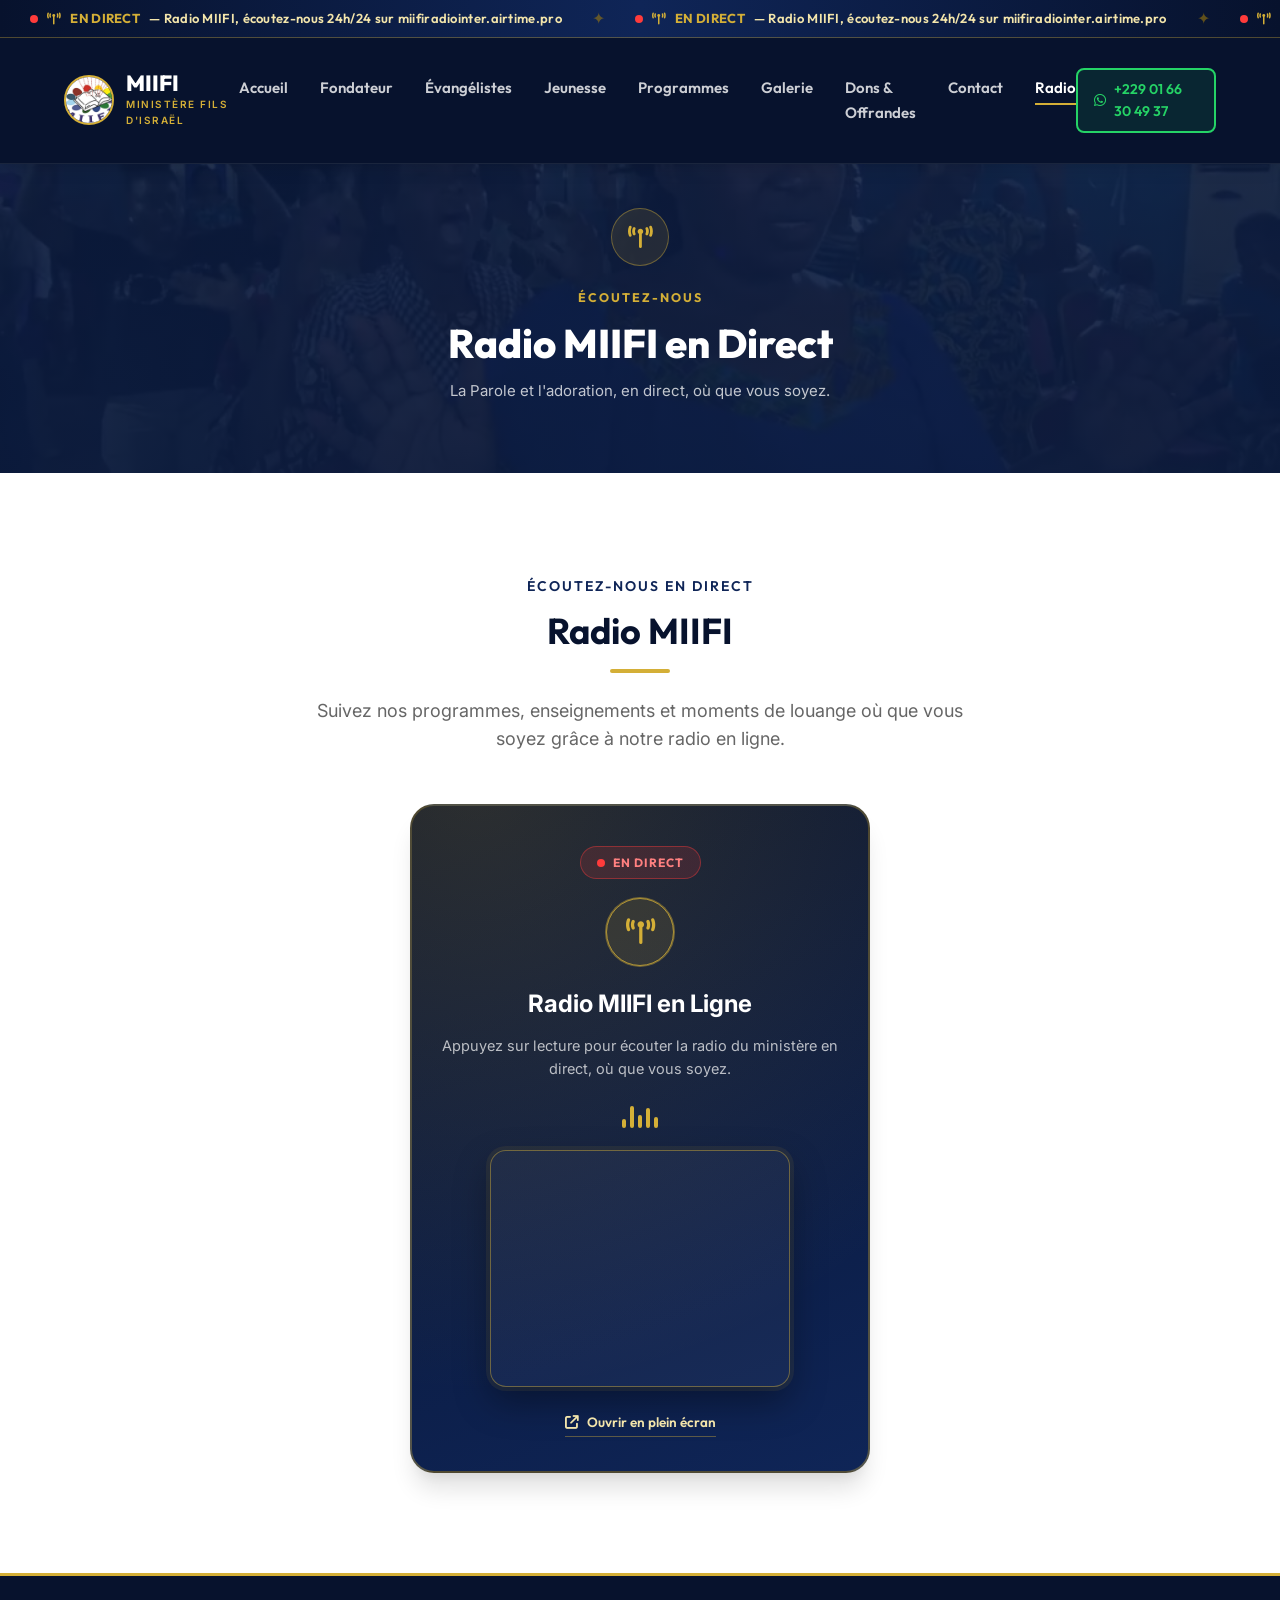
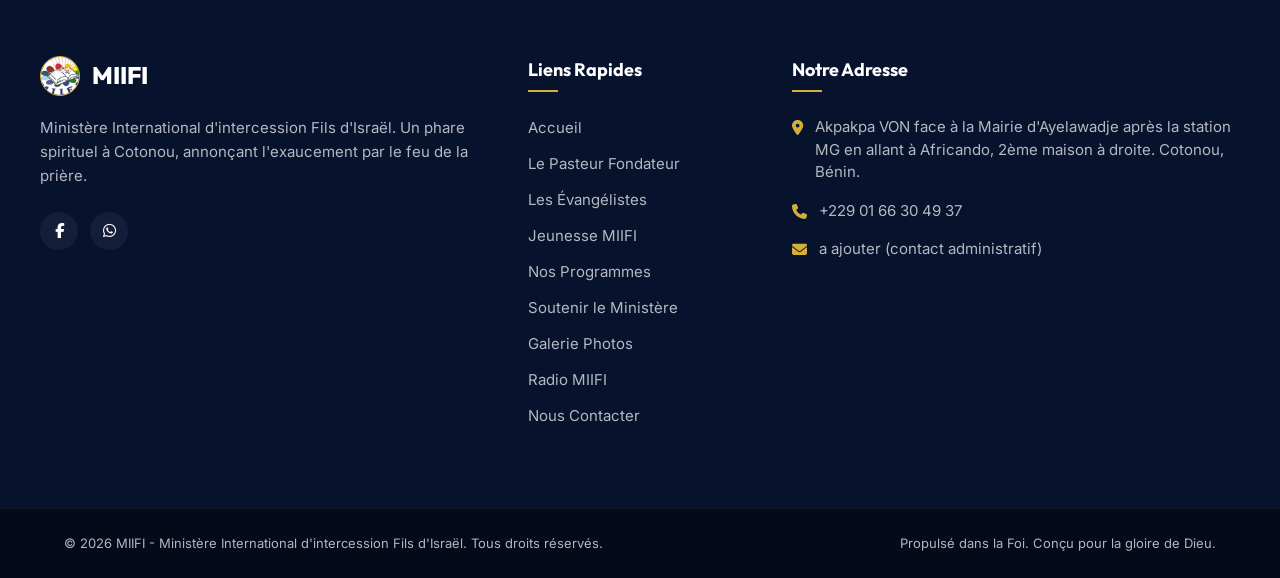
<file: radio.html>
<!DOCTYPE html>
<html lang="fr">
<head>
    <meta charset="UTF-8">
    <meta name="viewport" content="width=device-width, initial-scale=1.0">
    <meta name="description" content="Site officiel du Ministère International d'intercession Fils d'Israël (MIIFI) à Cotonou, dirigé par le Pasteur Fondateur Constantin KPOGBA. Découvrez nos programmes, notre jeunesse, et nos cultes.">
    <title>Radio MIIFI en Direct</title>
    <!-- Google Fonts -->
    <link rel="preconnect" href="https://fonts.googleapis.com">
    <link rel="preconnect" href="https://fonts.gstatic.com" crossorigin>
    <link href="https://fonts.googleapis.com/css2?family=Inter:wght@300;400;500;600;700&family=Outfit:wght@400;500;600;700;800&display=swap" rel="stylesheet">
    <!-- FontAwesome for Icons -->
    <link rel="stylesheet" href="https://cdnjs.cloudflare.com/ajax/libs/font-awesome/6.4.0/css/all.min.css">
    <!-- Styles communs -->
    <link rel="stylesheet" href="common.css">
    <!-- Style propre a cette page -->
    <link rel="stylesheet" href="css/radio.css">
</head>
<body>
    <div class="radio-marquee">
        <a href="https://miifiradiointer.airtime.pro/" target="_blank" rel="noopener" class="marquee-track" aria-label="Ecouter Radio MIIFI en direct">
            <span class="marquee-group">
                <span class="marquee-item"><span class="live-dot"></span><i class="fa-solid fa-tower-broadcast"></i> <strong>EN DIRECT</strong> — Radio MIIFI, écoutez-nous 24h/24 sur miifiradiointer.airtime.pro</span>
                <span class="marquee-sep">✦</span>
                <span class="marquee-item"><span class="live-dot"></span><i class="fa-solid fa-tower-broadcast"></i> <strong>EN DIRECT</strong> — Radio MIIFI, écoutez-nous 24h/24 sur miifiradiointer.airtime.pro</span>
                <span class="marquee-sep">✦</span>
                <span class="marquee-item"><span class="live-dot"></span><i class="fa-solid fa-tower-broadcast"></i> <strong>EN DIRECT</strong> — Radio MIIFI, écoutez-nous 24h/24 sur miifiradiointer.airtime.pro</span>
                <span class="marquee-sep">✦</span>
            </span>
            <span class="marquee-group" aria-hidden="true">
                <span class="marquee-item"><span class="live-dot"></span><i class="fa-solid fa-tower-broadcast"></i> <strong>EN DIRECT</strong> — Radio MIIFI, écoutez-nous 24h/24 sur miifiradiointer.airtime.pro</span>
                <span class="marquee-sep">✦</span>
                <span class="marquee-item"><span class="live-dot"></span><i class="fa-solid fa-tower-broadcast"></i> <strong>EN DIRECT</strong> — Radio MIIFI, écoutez-nous 24h/24 sur miifiradiointer.airtime.pro</span>
                <span class="marquee-sep">✦</span>
                <span class="marquee-item"><span class="live-dot"></span><i class="fa-solid fa-tower-broadcast"></i> <strong>EN DIRECT</strong> — Radio MIIFI, écoutez-nous 24h/24 sur miifiradiointer.airtime.pro</span>
                <span class="marquee-sep">✦</span>
            </span>
        </a>
    </div>
    <!-- Header / Navigation -->
    <header class="main-header header-solid" id="header">
        <div class="container header-container">
            <a href="index.html" class="logo-area">
                <img src="logo.jpg" alt="MIIFI Logo" class="logo-img" id="church-logo">
                <div class="logo-text">
                    <span class="logo-title">MIIFI</span>
                    <span class="logo-subtitle">Ministère Fils d'Israël</span>
                </div>
            </a>

            <!-- Desktop Navigation -->
            <nav class="nav-menu" id="nav-menu">
                <ul>
                    <li><a href="index.html" class="nav-link">Accueil</a></li>
                    <li><a href="fondateur.html" class="nav-link">Fondateur</a></li>
                    <li><a href="evangelistes.html" class="nav-link">Évangélistes</a></li>
                    <li><a href="jeunesse.html" class="nav-link">Jeunesse</a></li>
                    <li><a href="programmes.html" class="nav-link">Programmes</a></li>
                    <li><a href="galerie.html" class="nav-link">Galerie</a></li>
                    <li><a href="dons.html" class="nav-link">Dons & Offrandes</a></li>
                    <li><a href="contact.html" class="nav-link">Contact</a></li>
                    <li><a href="radio.html" class="nav-link active">Radio</a></li>
                </ul>
            </nav>

            <!-- Actions -->
            <div class="header-actions">
                <a href="https://wa.me/22966304937" target="_blank" class="btn btn-whatsapp-header" id="header-whatsapp-btn">
                    <i class="fab fa-whatsapp"></i> <span class="header-wa-text">+229 01 66 30 49 37</span>
                </a>
                <button class="mobile-toggle-btn" id="mobile-toggle" aria-label="Toggle menu">
                    <i class="fa-solid fa-bars"></i>
                </button>
            </div>
        </div>
    </header>

    <section class="page-hero">
        <video class="page-hero-bg-video" autoplay muted loop playsinline poster="bg-flag-poster.jpg">
            <source src="bg-flag.mp4" type="video/mp4">
        </video>
        <div class="page-hero-overlay"></div>
        <div class="page-hero-content">
            <div class="page-hero-icon"><i class="fa-solid fa-tower-broadcast"></i></div>
            <span class="page-hero-tag">Écoutez-nous</span>
            <h1 class="page-hero-title">Radio MIIFI en Direct</h1>
            <p class="page-hero-desc">La Parole et l'adoration, en direct, où que vous soyez.</p>
        </div>
    </section>

    <!-- Mobile Nav Overlay -->
    <div class="mobile-nav" id="mobile-nav">
        <button class="mobile-close-btn" id="mobile-close" aria-label="Close menu">
            <i class="fa-solid fa-xmark"></i>
        </button>
        <ul>
            <li><a href="index.html" class="mobile-link">Accueil</a></li>
            <li><a href="fondateur.html" class="mobile-link">Fondateur</a></li>
            <li><a href="evangelistes.html" class="mobile-link">Évangélistes</a></li>
            <li><a href="jeunesse.html" class="mobile-link">Jeunesse</a></li>
            <li><a href="programmes.html" class="mobile-link">Programmes</a></li>
            <li><a href="galerie.html" class="mobile-link">Galerie</a></li>
            <li><a href="dons.html" class="mobile-link">Dons & Offrandes</a></li>
            <li><a href="contact.html" class="mobile-link">Contact</a></li>
            <li><a href="radio.html" class="mobile-link active">Radio</a></li>
        </ul>
        <div class="mobile-socials">
            <a href="https://www.facebook.com/profile.php?id=100086230265988" target="_blank" class="social-icon"><i class="fab fa-facebook-f"></i></a>
            <a href="https://wa.me/2290166304937" target="_blank" class="social-icon"><i class="fab fa-whatsapp"></i></a>
        </div>
    </div>

    <!-- Radio Section -->
<section class="section radio-section" id="radio">
    <div class="container">
        <div class="section-header text-center">
            <span class="section-subtitle">Écoutez-nous en Direct</span>
            <h2 class="section-title">Radio MIIFI</h2>
            <div class="title-bar mx-auto"></div>
            <p class="section-desc">Suivez nos programmes, enseignements et moments de louange où que vous soyez grâce à notre radio en ligne.</p>
        </div>

        <div class="radio-player-wrapper">
            <div class="radio-player-card reveal-up">
                <div class="radio-live-badge"><span class="live-dot"></span> EN DIRECT</div>
                <div class="radio-icon"><i class="fa-solid fa-tower-broadcast"></i></div>
                <h3>Radio MIIFI en Ligne</h3>
                <p class="radio-player-desc">Appuyez sur lecture pour écouter la radio du ministère en direct, où que vous soyez.</p>

                <div class="radio-eq" aria-hidden="true">
                    <span></span><span></span><span></span><span></span><span></span>
                </div>

                <div class="radio-player-frame">
                    <iframe frameborder="0" width="280" height="215" src="https://miifiradiointer.airtime.pro/embed/player?stream=auto&title=Now%20Playing" title="Lecteur Radio MIIFI en direct" allow="autoplay"></iframe>
                </div>

                <a href="https://miifiradiointer.airtime.pro/" target="_blank" rel="noopener" class="radio-fallback-link" id="radio-listen-btn">
                    <i class="fa-solid fa-arrow-up-right-from-square"></i> Ouvrir en plein écran
                </a>
            </div>
        </div>
    </div>
</section>

    <!-- Footer -->
    <footer class="main-footer">
        <div class="container footer-top">
            <div class="footer-grid">
                
                <div class="footer-brand-col">
                    <div class="footer-logo">
                        <img src="logo.jpg" alt="MIIFI Logo" class="footer-logo-img">
                        <h3>MIIFI</h3>
                    </div>
                    <p class="footer-about">Ministère International d'intercession Fils d'Israël. Un phare spirituel à Cotonou, annonçant l'exaucement par le feu de la prière.</p>
                    <div class="footer-social-links">
                        <a href="https://www.facebook.com/profile.php?id=100086230265988" target="_blank" aria-label="Facebook"><i class="fab fa-facebook-f"></i></a>
                        <a href="https://wa.me/22966304937" target="_blank" aria-label="WhatsApp"><i class="fab fa-whatsapp"></i></a>
                    </div>
                </div>

                <div class="footer-links-col">
                    <h4>Liens Rapides</h4>
                    <ul>
                        <li><a href="index.html">Accueil</a></li>
                        <li><a href="fondateur.html">Le Pasteur Fondateur</a></li>
                        <li><a href="evangelistes.html">Les Évangélistes</a></li>
                        <li><a href="jeunesse.html">Jeunesse MIIFI</a></li>
                        <li><a href="programmes.html">Nos Programmes</a></li>
                        <li><a href="dons.html">Soutenir le Ministère</a></li>
                        <li><a href="galerie.html">Galerie Photos</a></li>
                        <li><a href="radio.html">Radio MIIFI</a></li>
                        <li><a href="contact.html">Nous Contacter</a></li>
                    </ul>
                </div>

                <div class="footer-contact-col">
                    <h4>Notre Adresse</h4>
                    <p><i class="fa-solid fa-location-dot"></i> Akpakpa VON face à la Mairie d'Ayelawadje après la station MG en allant à Africando, 2ème maison à droite. Cotonou, Bénin.</p>
                    <p><i class="fa-solid fa-phone"></i> +229 01 66 30 49 37</p>
                    <p><i class="fa-solid fa-envelope"></i> a ajouter (contact administratif)</p>
                </div>

            </div>
        </div>
        <div class="footer-bottom">
            <div class="container footer-bottom-container">
                <p>&copy; 2026 MIIFI - Ministère International d'intercession Fils d'Israël. Tous droits réservés.</p>
                <p>Propulsé dans la Foi. Conçu pour la gloire de Dieu.</p>
            </div>
        </div>
    </footer>

    <script src="common.js"></script>
</body>
</html>
</file>
<file: common.css>
/* ===== MIIFI - Styles Communs (header, footer, boutons, base) ===== */

/* Custom Premium CSS for MIIFI Church Website */

/* --- Custom Variables & Theme Tokens --- */
:root {
    --primary: #0F2557;       /* Deep Royal Blue */
    --primary-light: #1E3E85; /* Medium Navy */
    --primary-dark: #07122D;  /* Dark Navy Black */
    --accent: #D4AF37;        /* Metallic Gold */
    --accent-light: #F3E5AB;  /* Soft Warm Gold/Champagne */
    --accent-dark: #AA820A;   /* Deep Gold */
    --text-main: #333333;     /* Charcoal for readability */
    --text-muted: #666666;    /* Medium Gray */
    --bg-light: #F4F6F9;       /* Ice Blue/Light Gray */
    --bg-white: #FFFFFF;      /* Pure White */
    --glass-bg: rgba(255, 255, 255, 0.75);
    --glass-border: rgba(255, 255, 255, 0.4);
    --momo-color: #FFCC00;    /* MTN Momo Brand Yellow */
    --wa-color: #25D366;      /* WhatsApp Brand Green */
    --shadow-sm: 0 4px 6px -1px rgba(0, 0, 0, 0.05), 0 2px 4px -1px rgba(0, 0, 0, 0.03);
    --shadow-md: 0 10px 15px -3px rgba(0, 0, 0, 0.08), 0 4px 6px -2px rgba(0, 0, 0, 0.04);
    --shadow-lg: 0 20px 25px -5px rgba(0, 0, 0, 0.12), 0 10px 10px -5px rgba(0, 0, 0, 0.04);
    --radius-sm: 8px;
    --radius-md: 16px;
    --radius-lg: 24px;
    --transition: all 0.35s cubic-bezier(0.25, 0.8, 0.25, 1);
    --font-heading: 'Outfit', sans-serif;
    --font-body: 'Inter', sans-serif;
}


/* --- Base Reset & Setup --- */
* {
    margin: 0;
    padding: 0;
    box-sizing: border-box;
}

html {
    scroll-behavior: smooth;
    font-size: 16px;
}

body {
    font-family: var(--font-body);
    background-color: var(--bg-white);
    color: var(--text-main);
    line-height: 1.6;
    overflow-x: hidden;
    padding-top: 38px; /* espace reserve pour le bandeau radio fixe */
}

img {
    max-width: 100%;
    height: auto;
    display: block;
}

ul {
    list-style: none;
}

a {
    text-decoration: none;
    color: inherit;
    transition: var(--transition);
}


/* --- Layout Utilities --- */
.container {
    width: 100%;
    max-width: 1200px;
    margin: 0 auto;
    padding: 0 24px;
}

.section {
    padding: 100px 0;
    position: relative;
}

.bg-light {
    background-color: var(--bg-light);
}

.grid {
    display: grid;
    gap: 40px;
}

.grid-2 {
    grid-template-columns: 1fr;
}

.align-center {
    align-items: center;
}

.text-center {
    text-align: center;
}

.mx-auto {
    margin-left: auto;
    margin-right: auto;
}

.mt-3 { margin-top: 24px; }
.mt-4 { margin-top: 32px; }
.mt-5 { margin-top: 48px; }
.mb-4 { margin-bottom: 32px; }

.rounded { border-radius: var(--radius-md); }
.shadow { box-shadow: var(--shadow-md); }
.img-responsive { width: 100%; object-fit: cover; }
.text-white { color: var(--bg-white) !important; }
.color-gold { color: var(--accent) !important; }


/* --- Section Headers --- */
.section-subtitle {
    display: inline-block;
    font-family: var(--font-heading);
    font-weight: 600;
    color: var(--primary);
    text-transform: uppercase;
    letter-spacing: 2px;
    font-size: 14px;
    margin-bottom: 12px;
}

.section-title {
    font-family: var(--font-heading);
    font-size: 36px;
    font-weight: 700;
    color: var(--primary-dark);
    line-height: 1.2;
    margin-bottom: 16px;
}

.title-bar {
    width: 60px;
    height: 4px;
    background-color: var(--accent);
    border-radius: 2px;
    margin-bottom: 24px;
}

.title-bar.bg-gold {
    background-color: var(--accent);
}

.title-bar.mx-auto {
    margin-left: auto;
    margin-right: auto;
}

.section-desc {
    font-size: 18px;
    color: var(--text-muted);
    max-width: 700px;
    margin: 0 auto;
}

.subsection-title {
    font-family: var(--font-heading);
    font-size: 24px;
    font-weight: 600;
    color: var(--primary-dark);
    margin-bottom: 16px;
}

.paragraph {
    color: var(--text-muted);
    font-size: 16px;
    margin-bottom: 20px;
}


/* --- Buttons --- */
.btn {
    display: inline-flex;
    align-items: center;
    justify-content: center;
    padding: 14px 28px;
    font-family: var(--font-heading);
    font-weight: 600;
    font-size: 16px;
    border-radius: var(--radius-sm);
    border: 2px solid transparent;
    cursor: pointer;
    transition: var(--transition);
}

.btn i {
    margin-right: 8px;
}

.btn-primary {
    background-color: var(--accent);
    color: var(--primary-dark);
    border-color: var(--accent);
}

.btn-primary:hover {
    background-color: var(--accent-dark);
    border-color: var(--accent-dark);
    box-shadow: 0 0 15px rgba(212, 175, 55, 0.4);
    transform: translateY(-2px);
}

.btn-primary-light {
    background-color: var(--primary);
    color: var(--bg-white);
}

.btn-primary-light:hover {
    background-color: var(--primary-light);
    transform: translateY(-2px);
    box-shadow: var(--shadow-md);
}

.btn-outline {
    background-color: transparent;
    color: var(--bg-white);
    border-color: var(--bg-white);
}

.btn-outline:hover {
    background-color: var(--bg-white);
    color: var(--primary-dark);
    transform: translateY(-2px);
}

.btn-outline-primary {
    background-color: transparent;
    color: var(--primary);
    border-color: var(--primary);
}

.btn-outline-primary:hover {
    background-color: var(--primary);
    color: var(--bg-white);
    transform: translateY(-2px);
}

.btn-whatsapp {
    background-color: var(--wa-color);
    color: var(--bg-white);
    border-color: var(--wa-color);
}

.btn-whatsapp:hover {
    background-color: #20ba5a;
    border-color: #20ba5a;
    box-shadow: 0 0 15px rgba(37, 211, 102, 0.4);
    transform: translateY(-2px);
}

.btn-whatsapp-header {
    background-color: rgba(37, 211, 102, 0.1);
    color: var(--wa-color);
    border-color: var(--wa-color);
    padding: 8px 16px;
    font-size: 14px;
}

.btn-whatsapp-header:hover {
    background-color: var(--wa-color);
    color: var(--bg-white);
}

.btn-sm {
    padding: 10px 20px;
    font-size: 14px;
}

.btn-block {
    display: flex;
    width: 100%;
}

.btn-link {
    display: inline-flex;
    align-items: center;
    color: var(--accent-dark);
    font-weight: 600;
    margin-top: 12px;
}

.btn-link i {
    margin-left: 6px;
    transition: var(--transition);
}

.btn-link:hover i {
    transform: translateX(4px);
}


/* --- Radio Marquee (bandeau defilant) --- */
.radio-marquee {
    position: fixed;
    top: 0;
    left: 0;
    width: 100%;
    height: 38px;
    z-index: 1200;
    overflow: hidden;
    background: linear-gradient(90deg, var(--primary-dark), var(--primary) 50%, var(--primary-dark));
    border-bottom: 1px solid rgba(212, 175, 55, 0.35);
    display: flex;
    align-items: center;
}

.radio-marquee .marquee-track {
    display: flex;
    align-items: center;
    width: max-content;
    text-decoration: none;
    white-space: nowrap;
    animation: marquee-scroll 24s linear infinite;
    will-change: transform;
}

.radio-marquee:hover .marquee-track,
.radio-marquee .marquee-track:focus-visible {
    animation-play-state: paused;
}

.marquee-group {
    display: flex;
    align-items: center;
    flex-shrink: 0;
}

.marquee-item {
    display: inline-flex;
    align-items: center;
    gap: 9px;
    padding: 0 30px;
    font-family: var(--font-heading);
    font-size: 13px;
    font-weight: 600;
    letter-spacing: 0.3px;
    color: var(--accent-light);
}

.marquee-item strong {
    color: var(--accent);
    font-weight: 700;
}

.marquee-item i {
    color: var(--accent);
    font-size: 12px;
}

.marquee-sep {
    color: var(--accent-dark);
    opacity: 0.55;
}

.live-dot {
    width: 8px;
    height: 8px;
    flex-shrink: 0;
    border-radius: 50%;
    background: #ff3b3b;
    animation: live-pulse 1.6s ease-out infinite;
}

@keyframes marquee-scroll {
    from { transform: translateX(0); }
    to { transform: translateX(-50%); }
}

@keyframes live-pulse {
    0% { box-shadow: 0 0 0 0 rgba(255, 59, 59, 0.55); }
    70% { box-shadow: 0 0 0 7px rgba(255, 59, 59, 0); }
    100% { box-shadow: 0 0 0 0 rgba(255, 59, 59, 0); }
}

@media (max-width: 575px) {
    .marquee-item {
        font-size: 11.5px;
        padding: 0 20px;
        gap: 7px;
    }
}

/* --- Header / Navigation --- */
.main-header {
    position: fixed;
    top: 38px;
    left: 0;
    width: 100%;
    z-index: 1000;
    background-color: transparent;
    transition: var(--transition);
    padding: 20px 0;
}

.main-header.scrolled {
    background-color: var(--primary-dark);
    padding: 12px 0;
    box-shadow: var(--shadow-md);
    border-bottom: 1px solid rgba(255, 255, 255, 0.08);
}

/* Header toujours visible (fond plein) sur les pages sans hero sombre en haut :
   toutes les pages sauf l'accueil, dont le hero fournit deja un fond fonce. */
.main-header.header-solid {
    background-color: var(--primary-dark);
    box-shadow: var(--shadow-md);
    border-bottom: 1px solid rgba(255, 255, 255, 0.08);
}

.header-container {
    display: flex;
    align-items: center;
    justify-content: space-between;
}

.logo-area {
    display: flex;
    align-items: center;
    gap: 12px;
}

.logo-img {
    height: 50px;
    width: 50px;
    border-radius: 50%;
    object-fit: cover;
    border: 2px solid var(--accent);
    background-color: var(--bg-white);
}

.logo-text {
    display: flex;
    flex-direction: column;
}

.logo-title {
    font-family: var(--font-heading);
    font-size: 22px;
    font-weight: 800;
    color: var(--bg-white);
    line-height: 1;
}

.logo-subtitle {
    font-size: 10px;
    text-transform: uppercase;
    color: var(--accent);
    letter-spacing: 1.5px;
    font-weight: 600;
    margin-top: 2px;
}

.nav-menu ul {
    display: none;
}

.header-actions {
    display: flex;
    align-items: center;
    gap: 16px;
}

.header-wa-text {
    display: none;
}

.mobile-toggle-btn {
    background: transparent;
    border: none;
    color: var(--bg-white);
    font-size: 24px;
    cursor: pointer;
    transition: var(--transition);
}

.mobile-toggle-btn:hover {
    color: var(--accent);
}


/* --- Mobile Navigation Overlay --- */
.mobile-nav {
    position: fixed;
    top: 0;
    right: -100%;
    width: 100%;
    max-width: 320px;
    height: 100vh;
    background-color: var(--primary-dark);
    z-index: 1100;
    padding: 80px 40px;
    display: flex;
    flex-direction: column;
    gap: 40px;
    box-shadow: var(--shadow-lg);
    transition: right 0.4s cubic-bezier(0.25, 0.8, 0.25, 1);
}

.mobile-nav.active {
    right: 0;
}

.mobile-close-btn {
    position: absolute;
    top: 24px;
    right: 24px;
    background: transparent;
    border: none;
    color: var(--bg-white);
    font-size: 28px;
    cursor: pointer;
    transition: var(--transition);
}

.mobile-close-btn:hover {
    color: var(--accent);
}

.mobile-nav ul {
    display: flex;
    flex-direction: column;
    gap: 20px;
}

.mobile-link {
    font-family: var(--font-heading);
    font-size: 20px;
    font-weight: 600;
    color: var(--bg-white);
    display: block;
    padding: 8px 0;
    border-bottom: 1px solid rgba(255, 255, 255, 0.05);
}

.mobile-link:hover {
    color: var(--accent);
    padding-left: 8px;
}

.mobile-socials {
    display: flex;
    gap: 16px;
    margin-top: auto;
}

.social-icon {
    width: 44px;
    height: 44px;
    background-color: rgba(255, 255, 255, 0.05);
    border-radius: 50%;
    display: flex;
    align-items: center;
    justify-content: center;
    color: var(--bg-white);
    font-size: 18px;
    transition: var(--transition);
}

.social-icon:hover {
    background-color: var(--accent);
    color: var(--primary-dark);
    transform: translateY(-3px);
}


/* --- Page Hero (bandeau video sur les pages interieures) --- */
.page-hero {
    position: relative;
    overflow: hidden;
    padding: 150px 0 60px;
    display: flex;
    align-items: center;
    justify-content: center;
    text-align: center;
    background-color: var(--primary-dark);
}

.page-hero-bg-video {
    position: absolute;
    inset: 0;
    width: 100%;
    height: 100%;
    object-fit: cover;
    object-position: center 30%;
    z-index: 0;
}

.page-hero-overlay {
    position: absolute;
    inset: 0;
    z-index: 1;
    background: linear-gradient(rgba(11, 27, 61, 0.86), rgba(11, 27, 61, 0.94));
}

.page-hero-content {
    position: relative;
    z-index: 2;
    max-width: 700px;
    padding: 0 24px;
}

.page-hero-icon {
    width: 58px;
    height: 58px;
    margin: 0 auto 18px;
    border-radius: 50%;
    background: rgba(212, 175, 55, 0.12);
    border: 1.5px solid rgba(212, 175, 55, 0.4);
    display: flex;
    align-items: center;
    justify-content: center;
    color: var(--accent);
    font-size: 22px;
}

.page-hero-tag {
    display: inline-block;
    color: var(--accent);
    font-family: var(--font-heading);
    text-transform: uppercase;
    font-weight: 700;
    font-size: 12.5px;
    letter-spacing: 2px;
    margin-bottom: 12px;
}

.page-hero-title {
    font-family: var(--font-heading);
    font-size: 32px;
    font-weight: 800;
    color: var(--bg-white);
    margin-bottom: 12px;
    line-height: 1.2;
}

.page-hero-desc {
    color: rgba(255, 255, 255, 0.75);
    font-size: 15px;
    line-height: 1.6;
}

@media (min-width: 768px) {
    .page-hero {
        padding: 170px 0 70px;
    }

    .page-hero-title {
        font-size: 40px;
    }
}

/* --- Footer --- */
.main-footer {
    background-color: var(--primary-dark);
    color: rgba(255, 255, 255, 0.7);
    font-size: 15px;
    border-top: 3px solid var(--accent);
}

.footer-top {
    padding: 80px 0;
}

.footer-grid {
    display: grid;
    gap: 40px;
}

.footer-logo {
    display: flex;
    align-items: center;
    gap: 12px;
    margin-bottom: 20px;
}

.footer-logo-img {
    height: 40px;
    width: 40px;
    border-radius: 50%;
    border: 1.5px solid var(--accent);
}

.footer-logo h3 {
    font-family: var(--font-heading);
    font-size: 24px;
    font-weight: 800;
    color: var(--bg-white);
}

.footer-about {
    margin-bottom: 24px;
    line-height: 1.6;
}

.footer-social-links {
    display: flex;
    gap: 12px;
}

.footer-social-links a {
    width: 38px;
    height: 38px;
    background-color: rgba(255, 255, 255, 0.05);
    border-radius: 50%;
    display: flex;
    align-items: center;
    justify-content: center;
    color: var(--bg-white);
    transition: var(--transition);
}

.footer-social-links a:hover {
    background-color: var(--accent);
    color: var(--primary-dark);
    transform: translateY(-2px);
}

.footer-links-col h4,
.footer-contact-col h4 {
    font-family: var(--font-heading);
    font-size: 18px;
    color: var(--bg-white);
    margin-bottom: 24px;
    position: relative;
    padding-bottom: 8px;
}

.footer-links-col h4::after,
.footer-contact-col h4::after {
    content: '';
    position: absolute;
    bottom: 0;
    left: 0;
    width: 30px;
    height: 2px;
    background-color: var(--accent);
}

.footer-links-col ul {
    display: flex;
    flex-direction: column;
    gap: 12px;
}

.footer-links-col a:hover {
    color: var(--accent);
    padding-left: 4px;
}

.footer-contact-col p {
    display: flex;
    gap: 12px;
    margin-bottom: 16px;
    line-height: 1.5;
}

.footer-contact-col p i {
    color: var(--accent);
    margin-top: 4px;
}

.footer-bottom {
    background-color: #040A1A;
    padding: 24px 0;
    border-top: 1px solid rgba(255, 255, 255, 0.05);
    font-size: 13px;
}

.footer-bottom-container {
    display: flex;
    flex-direction: column;
    align-items: center;
    text-align: center;
    gap: 12px;
}


/* --- Reveal scroll animations --- */
.reveal-left,
.reveal-right,
.reveal-up,
.animate-fade-in,
.animate-slide-up,
.animate-slide-up-delayed,
.animate-slide-up-more,
.animate-scale-in {
    opacity: 0;
    transition: all 0.8s cubic-bezier(0.25, 0.8, 0.25, 1);
}

.reveal-left { transform: translateX(-30px); }
.reveal-right { transform: translateX(30px); }
.reveal-up { transform: translateY(30px); }
.animate-slide-up { transform: translateY(40px); }
.animate-slide-up-delayed { transform: translateY(40px); }
.animate-slide-up-more { transform: translateY(40px); }
.animate-scale-in { transform: scale(0.9); }

.active-reveal {
    opacity: 1 !important;
    transform: translate(0) scale(1) !important;
}


/* --- Responsive (communs) --- */

@media (min-width: 576px) {
    .grid-2 {
        grid-template-columns: repeat(2, 1fr);
    }
}

@media (min-width: 768px) {
    .header-wa-text {
        display: inline;
    }

    .footer-grid {
        grid-template-columns: 2fr 1fr 1fr;
    }

    .footer-bottom-container {
        flex-direction: row;
        justify-content: space-between;
        text-align: left;
    }
}

@media (min-width: 992px) {
    .main-header {
        padding: 30px 0;
    }

    .mobile-toggle-btn {
        display: none;
    }

    .nav-menu ul {
        display: flex;
        gap: 32px;
    }

    .nav-link {
        font-family: var(--font-heading);
        font-weight: 600;
        font-size: 15px;
        color: rgba(255, 255, 255, 0.8);
        position: relative;
        padding: 8px 0;
    }

    .nav-link::after {
        content: '';
        position: absolute;
        bottom: 0;
        left: 0;
        width: 0;
        height: 2px;
        background-color: var(--accent);
        transition: var(--transition);
    }

    .nav-link:hover,
    .nav-link.active {
        color: var(--bg-white);
    }

    .nav-link:hover::after,
    .nav-link.active::after {
        width: 100%;
    }

    .footer-grid {
        grid-template-columns: 2fr 1fr 2fr;
    }
}
</file>
<file: css/home.css>
/* ===== MIIFI - Styles page: home ===== */

/* --- Hero Section --- */
.hero-section {
    min-height: 100vh;
    display: flex;
    align-items: center;
    background-size: cover;
    background-position: center;
    background-repeat: no-repeat;
    position: relative;
    padding-top: 120px;
    overflow: hidden;
    background-color: var(--primary-dark);
}

.hero-bg-video {
    position: absolute;
    inset: 0;
    width: 100%;
    height: 100%;
    object-fit: cover;
    object-position: center 30%;
    z-index: 0;
}

.hero-overlay {
    position: absolute;
    inset: 0;
    z-index: 1;
    background: linear-gradient(rgba(11, 27, 61, 0.82), rgba(11, 27, 61, 0.94));
}

.hero-container {
    position: relative;
    z-index: 2;
    display: flex;
    flex-direction: column;
    justify-content: center;
    gap: 40px;
}

.hero-content {
    max-width: 750px;
}

.hero-tag {
    display: inline-block;
    color: var(--accent);
    font-family: var(--font-heading);
    text-transform: uppercase;
    font-weight: 700;
    font-size: 14px;
    letter-spacing: 2px;
    margin-bottom: 16px;
}

.hero-title {
    font-family: var(--font-heading);
    font-size: 38px;
    font-weight: 800;
    color: var(--bg-white);
    line-height: 1.15;
    margin-bottom: 24px;
    text-shadow: 0 2px 10px rgba(0, 0, 0, 0.3);
}

.hero-lead {
    font-size: 18px;
    color: rgba(255, 255, 255, 0.85);
    margin-bottom: 40px;
    max-width: 600px;
}

.hero-actions {
    display: flex;
    flex-wrap: wrap;
    gap: 16px;
}

.hero-badge-card {
    background-color: var(--glass-bg);
    backdrop-filter: blur(12px);
    border: 1px solid var(--glass-border);
    padding: 24px;
    border-radius: var(--radius-md);
    display: flex;
    align-items: center;
    gap: 20px;
    box-shadow: var(--shadow-lg);
    max-width: 320px;
    margin-top: 20px;
}

.badge-icon {
    width: 50px;
    height: 50px;
    background-color: var(--primary);
    border-radius: 50%;
    display: flex;
    align-items: center;
    justify-content: center;
    color: var(--accent);
    font-size: 20px;
}

.badge-text h4 {
    font-family: var(--font-heading);
    font-size: 18px;
    font-weight: 700;
    color: var(--primary-dark);
}

.badge-text p {
    font-size: 14px;
    color: var(--text-muted);
    font-weight: 500;
}


@media (min-width: 768px) {
    .hero-title { font-size: 48px; }
}

@media (min-width: 992px) {
    .hero-title { font-size: 56px; }
    .hero-container { flex-direction: row; align-items: center; justify-content: space-between; }
    .hero-badge-card { margin-top: 0; }
}
</file>
<file: css/contact.css>
/* ===== MIIFI - Styles page: contact ===== */

/* --- Contact & Location Section --- */
.contact-info-list {
    display: flex;
    flex-direction: column;
    gap: 30px;
    margin-top: 32px;
}

.contact-info-item {
    display: flex;
    gap: 20px;
}

.ci-icon {
    width: 48px;
    height: 48px;
    background-color: var(--bg-light);
    border-radius: 50%;
    display: flex;
    align-items: center;
    justify-content: center;
    color: var(--primary);
    font-size: 18px;
    border: 1.5px solid var(--accent-light);
}

.ci-text h4 {
    font-family: var(--font-heading);
    font-size: 18px;
    font-weight: 700;
    color: var(--primary-dark);
    margin-bottom: 4px;
}

.ci-text p {
    font-size: 15px;
    color: var(--text-muted);
}

.contact-link {
    font-weight: 600;
    color: var(--primary-light);
}

.contact-link:hover {
    color: var(--accent-dark);
}

.contact-card {
    background-color: var(--bg-white);
    padding: 40px;
    border-radius: var(--radius-lg);
    box-shadow: var(--shadow-lg);
    border: 1px solid rgba(0, 0, 0, 0.02);
}

.contact-card h3 {
    font-family: var(--font-heading);
    font-size: 22px;
    font-weight: 700;
    color: var(--primary-dark);
    margin-bottom: 8px;
}

.small-text {
    font-size: 13px;
    color: var(--text-muted);
}

.form-group {
    margin-bottom: 20px;
}

.form-group label {
    display: block;
    font-size: 14px;
    font-weight: 600;
    color: var(--primary-dark);
    margin-bottom: 6px;
}

.form-control {
    width: 100%;
    padding: 12px 16px;
    font-family: var(--font-body);
    font-size: 15px;
    border: 1.5px solid #E2E8F0;
    border-radius: var(--radius-sm);
    outline: none;
    transition: var(--transition);
}

.form-control:focus {
    border-color: var(--primary-light);
    box-shadow: 0 0 0 3px rgba(30, 62, 133, 0.1);
}

select.form-control {
    cursor: pointer;
}
</file>
<file: css/dons.css>
/* ===== MIIFI - Styles page: dons ===== */

/* --- Donations Section --- */
.donation-card {
    background-color: var(--bg-white);
    padding: 40px;
    border-radius: var(--radius-lg);
    box-shadow: var(--shadow-md);
    position: relative;
    border: 1px solid rgba(0, 0, 0, 0.02);
    display: flex;
    flex-direction: column;
    transition: var(--transition);
}

.donation-card:hover {
    transform: translateY(-4px);
    box-shadow: var(--shadow-lg);
}

.donation-icon {
    width: 64px;
    height: 64px;
    background-color: var(--accent-light);
    color: var(--accent-dark);
    border-radius: var(--radius-md);
    display: flex;
    align-items: center;
    justify-content: center;
    font-size: 28px;
    margin-bottom: 24px;
}

.donation-card h3 {
    font-family: var(--font-heading);
    font-size: 22px;
    font-weight: 700;
    color: var(--primary-dark);
    margin-bottom: 16px;
}

.donation-info-text {
    font-size: 15px;
    color: var(--text-muted);
    margin-bottom: 24px;
}

.payment-details {
    background-color: var(--bg-light);
    padding: 24px;
    border-radius: var(--radius-md);
    display: flex;
    flex-direction: column;
    gap: 12px;
    margin-bottom: 24px;
}

.detail-row {
    display: flex;
    justify-content: space-between;
    border-bottom: 1px dashed rgba(0, 0, 0, 0.08);
    padding-bottom: 8px;
}

.detail-row:last-child {
    border-bottom: none;
    padding-bottom: 0;
}

.detail-label {
    font-size: 14px;
    color: var(--text-muted);
    font-weight: 500;
}

.detail-val {
    font-size: 15px;
    color: var(--primary-dark);
}

.donation-notice {
    background-color: rgba(212, 175, 55, 0.08);
    border: 1px solid rgba(212, 175, 55, 0.2);
    border-radius: var(--radius-sm);
    padding: 12px 16px;
    font-size: 13px;
    color: var(--accent-dark);
    display: flex;
    align-items: flex-start;
    gap: 10px;
    margin-top: auto;
}

.donation-notice i {
    margin-top: 3px;
}


/* Momo Specifics */
.donation-card.highlight-momo {
    border-left: 6px solid var(--momo-color);
}

.momo-icon {
    background-color: rgba(255, 204, 0, 0.1);
    color: #cca300;
}

.momo-details {
    background-color: rgba(255, 204, 0, 0.04);
}

.color-momo {
    color: var(--primary-dark);
    font-size: 18px;
    letter-spacing: 0.5px;
}

.momo-badge {
    align-self: flex-start;
    background-color: var(--momo-color);
    color: var(--primary-dark);
    font-size: 11px;
    font-weight: 700;
    text-transform: uppercase;
    padding: 4px 8px;
    border-radius: 4px;
    margin-bottom: 20px;
}
</file>
<file: css/evangelistes.css>
/* ===== MIIFI - Styles page: evangelistes ===== */

/* --- Grille des 3 evangelistes --- */
.evangelists-grid {
    display: grid;
    grid-template-columns: 1fr;
    gap: 30px;
    margin-top: 20px;
}

.evangelist-frame {
    position: relative;
    border-radius: var(--radius-lg);
    overflow: hidden;
    background: var(--primary-dark);
    box-shadow: var(--shadow-md);
    border: 2.5px solid rgba(212, 175, 55, 0.3);
    transition: transform 0.4s cubic-bezier(0.25, 0.8, 0.25, 1),
                box-shadow 0.4s ease,
                border-color 0.4s ease;
}

.evangelist-frame:hover {
    transform: translateY(-6px);
    box-shadow: var(--shadow-lg);
    border-color: var(--accent);
}

.evangelist-photo-wrap {
    position: relative;
    aspect-ratio: 3 / 4;
    overflow: hidden;
}

.evangelist-photo-wrap img {
    width: 100%;
    height: 100%;
    object-fit: cover;
    display: block;
    transition: transform 0.6s cubic-bezier(0.25, 0.8, 0.25, 1);
}

.evangelist-frame:hover .evangelist-photo-wrap img {
    transform: scale(1.08);
}

.evangelist-photo-overlay {
    position: absolute;
    inset: 0;
    background: linear-gradient(to top, rgba(7, 18, 45, 0.95) 0%, rgba(7, 18, 45, 0.55) 35%, transparent 70%);
}

.evangelist-number-badge {
    position: absolute;
    top: 14px;
    left: 14px;
    width: 38px;
    height: 38px;
    border-radius: 50%;
    background: rgba(212, 175, 55, 0.92);
    color: var(--primary-dark);
    font-family: var(--font-heading);
    font-weight: 800;
    font-size: 16px;
    display: flex;
    align-items: center;
    justify-content: center;
    box-shadow: 0 4px 12px rgba(0, 0, 0, 0.3);
}

.evangelist-info {
    position: absolute;
    left: 0;
    right: 0;
    bottom: 0;
    padding: 22px 20px 20px;
    z-index: 1;
}

.evangelist-name {
    font-family: var(--font-heading);
    font-size: 20px;
    font-weight: 800;
    color: var(--bg-white);
    margin-bottom: 4px;
}

.evangelist-role {
    font-size: 13px;
    color: var(--accent-light);
    font-weight: 600;
    letter-spacing: 0.3px;
    margin-bottom: 12px;
    text-transform: uppercase;
}

.evangelist-contact {
    display: inline-flex;
    align-items: center;
    gap: 8px;
    background: rgba(255, 255, 255, 0.1);
    border: 1px solid rgba(212, 175, 55, 0.5);
    color: var(--bg-white);
    font-size: 13.5px;
    font-weight: 600;
    padding: 8px 16px;
    border-radius: 999px;
    transition: var(--transition);
}

.evangelist-contact i {
    color: var(--accent);
}

.evangelist-contact:hover {
    background: var(--accent);
    color: var(--primary-dark);
    border-color: var(--accent);
}

.evangelist-contact:hover i {
    color: var(--primary-dark);
}

@media (min-width: 576px) {
    .evangelists-grid {
        grid-template-columns: repeat(2, 1fr);
    }
}

@media (min-width: 992px) {
    .evangelists-grid {
        grid-template-columns: repeat(3, 1fr);
    }
}
</file>
<file: css/fondateur.css>
/* ===== MIIFI - Styles page: fondateur ===== */

/* --- Founder Section --- */
.image-wrapper {
    position: relative;
    padding-bottom: 30px;
    padding-right: 30px;
}

.founder-img {
    width: 100%;
    aspect-ratio: 4 / 5;
    object-fit: cover;
    object-position: 60% 18%;
    border-radius: var(--radius-md);
    z-index: 2;
    position: relative;
    display: block;
    box-shadow: var(--shadow-lg);
}

.image-backdrop {
    position: absolute;
    bottom: 0;
    right: 0;
    width: calc(100% - 30px);
    height: calc(100% - 30px);
    border: 4px solid var(--accent);
    border-radius: var(--radius-md);
    z-index: 1;
}

.founder-card-label {
    position: absolute;
    bottom: 48px;
    left: 24px;
    z-index: 3;
    background-color: var(--glass-bg);
    backdrop-filter: blur(12px);
    border: 1px solid var(--glass-border);
    padding: 16px 24px;
    border-radius: var(--radius-sm);
    box-shadow: var(--shadow-md);
}

.founder-card-label h4 {
    font-family: var(--font-heading);
    font-size: 18px;
    color: var(--primary-dark);
}

.founder-card-label p {
    font-size: 12px;
    color: var(--text-muted);
    text-transform: uppercase;
    font-weight: 600;
    letter-spacing: 1px;
}

.founder-contact-box {
    background-color: var(--bg-light);
    border-left: 4px solid var(--accent);
    padding: 24px;
    border-radius: 0 var(--radius-md) var(--radius-md) 0;
    margin-top: 32px;
    display: flex;
    flex-direction: column;
    gap: 16px;
}

.contact-box-info h5 {
    font-family: var(--font-heading);
    font-size: 16px;
    font-weight: 700;
    color: var(--primary-dark);
}

.contact-box-info p {
    font-size: 14px;
    color: var(--text-muted);
    margin-top: 4px;
}
</file>
<file: css/programmes.css>
/* ===== MIIFI - Styles page: programmes ===== */

/* --- Programs Section --- */
.tab-container {
    display: flex;
    justify-content: center;
}

.tab-navigation {
    display: inline-flex;
    background-color: var(--bg-light);
    padding: 6px;
    border-radius: var(--radius-sm);
    gap: 4px;
    box-shadow: var(--shadow-sm);
}

.tab-btn {
    border: none;
    background: transparent;
    padding: 12px 24px;
    font-family: var(--font-heading);
    font-weight: 600;
    font-size: 15px;
    color: var(--text-muted);
    border-radius: var(--radius-sm);
    cursor: pointer;
    transition: var(--transition);
}

.tab-btn.active {
    background-color: var(--primary);
    color: var(--bg-white);
    box-shadow: var(--shadow-sm);
}

.tab-btn i {
    margin-right: 6px;
}

.tab-content .tab-pane {
    display: none;
}

.tab-content .tab-pane.active {
    display: block;
}

.programs-grid {
    display: grid;
    grid-template-columns: 1fr;
    gap: 24px;
    margin-top: 40px;
}

.program-card {
    background-color: var(--bg-white);
    padding: 30px;
    border-radius: var(--radius-md);
    box-shadow: var(--shadow-sm);
    position: relative;
    border: 1px solid rgba(0, 0, 0, 0.03);
    transition: var(--transition);
    overflow: hidden;
}

.program-card:hover {
    transform: translateY(-5px);
    box-shadow: var(--shadow-lg);
    border-color: rgba(15, 37, 87, 0.1);
}

.program-card.highlight {
    background-color: var(--primary);
    color: var(--bg-white);
    border-left: 6px solid var(--accent);
}

.program-card.highlight .prog-day {
    color: var(--accent);
}

.program-card.highlight .prog-time i {
    color: var(--accent);
}

.program-card.highlight .prog-desc {
    color: rgba(255, 255, 255, 0.8);
}

.program-card.highlight-gold {
    background-color: var(--accent);
    color: var(--primary-dark);
    border-left: 6px solid var(--primary);
}

.program-card.highlight-gold .prog-day {
    color: var(--primary-dark);
}

.program-card.highlight-gold .prog-time i {
    color: var(--primary-dark);
}

.program-card.highlight-gold .prog-desc {
    color: rgba(7, 18, 45, 0.85);
}

.prog-day {
    font-family: var(--font-heading);
    font-size: 14px;
    font-weight: 700;
    text-transform: uppercase;
    letter-spacing: 1.5px;
    color: var(--primary-light);
    margin-bottom: 8px;
}

.prog-time {
    font-size: 14px;
    font-weight: 600;
    margin-bottom: 12px;
}

.prog-time i {
    margin-right: 4px;
    color: var(--primary);
}

.prog-title {
    font-family: var(--font-heading);
    font-size: 20px;
    font-weight: 700;
    margin-bottom: 12px;
}

.prog-desc {
    font-size: 14px;
    color: var(--text-muted);
}

.prog-badge {
    position: absolute;
    top: 24px;
    right: 24px;
    padding: 4px 10px;
    border-radius: 4px;
    font-size: 11px;
    font-weight: 700;
    text-transform: uppercase;
}

.badge-men { background-color: rgba(30, 62, 133, 0.1); color: var(--primary-light); }
.badge-all { background-color: rgba(0, 0, 0, 0.05); color: var(--text-muted); }
.badge-women { background-color: rgba(212, 175, 55, 0.15); color: var(--accent-dark); }
.badge-power { background-color: rgba(255, 255, 255, 0.2); color: var(--accent); }
.badge-office { background-color: rgba(0, 0, 0, 0.05); color: var(--text-muted); }
.badge-worship { background-color: rgba(15, 37, 87, 0.15); color: var(--primary-dark); }


/* --- Special Programs Section --- */
.special-programs-container {
    display: flex;
    flex-direction: column;
    gap: 24px;
    margin-top: 40px;
}

.special-program-card {
    background-color: var(--bg-white);
    border-radius: var(--radius-md);
    box-shadow: var(--shadow-sm);
    display: flex;
    flex-direction: column;
    overflow: hidden;
    transition: var(--transition);
}

.special-program-card:hover {
    transform: translateY(-3px);
    box-shadow: var(--shadow-md);
}

.sp-date {
    background-color: var(--primary);
    color: var(--bg-white);
    padding: 30px;
    display: flex;
    flex-direction: column;
    align-items: center;
    justify-content: center;
    text-align: center;
    min-width: 140px;
}

.sp-day {
    font-family: var(--font-heading);
    font-size: 36px;
    font-weight: 800;
    color: var(--accent);
    line-height: 1;
}

.sp-month {
    font-size: 13px;
    font-weight: 600;
    text-transform: uppercase;
    margin-top: 4px;
    letter-spacing: 1px;
}

.sp-content {
    padding: 30px;
    flex-grow: 1;
}

.sp-tag {
    display: inline-block;
    font-size: 11px;
    font-weight: 700;
    text-transform: uppercase;
    color: var(--accent-dark);
    background-color: var(--accent-light);
    padding: 4px 10px;
    border-radius: 4px;
    margin-bottom: 12px;
}

.sp-content h3 {
    font-family: var(--font-heading);
    font-size: 22px;
    font-weight: 700;
    color: var(--primary-dark);
    margin-bottom: 8px;
}

.sp-time {
    font-size: 14px;
    font-weight: 600;
    color: var(--primary-light);
    margin-bottom: 16px;
}

.sp-time i { margin-right: 6px; }

.sp-desc {
    font-size: 15px;
    color: var(--text-muted);
}


@media (min-width: 768px) {
    .programs-grid { grid-template-columns: repeat(2, 1fr); }
    .special-program-card { flex-direction: row; }
}

@media (min-width: 992px) {
    .programs-grid { grid-template-columns: repeat(3, 1fr); }
}
</file>
<file: css/radio.css>
/* ===== MIIFI - Styles page: Radio (lecteur en direct) ===== */

.radio-section {
    display: flex;
    justify-content: center;
}

.radio-player-wrapper {
    max-width: 460px;
    margin: 50px auto 0;
}

.radio-player-card {
    position: relative;
    text-align: center;
    padding: 40px 30px 34px;
    border-radius: var(--radius-lg);
    background: linear-gradient(160deg, var(--primary-dark) 0%, var(--primary) 100%);
    box-shadow: var(--shadow-lg);
    border: 2px solid rgba(212, 175, 55, 0.35);
    overflow: hidden;
}

.radio-player-card::before {
    content: '';
    position: absolute;
    inset: -40%;
    background: radial-gradient(circle at 30% 20%, rgba(212, 175, 55, 0.18), transparent 55%);
    pointer-events: none;
}

.radio-live-badge {
    display: inline-flex;
    align-items: center;
    gap: 8px;
    background: rgba(255, 59, 59, 0.14);
    border: 1px solid rgba(255, 59, 59, 0.4);
    color: #ff8080;
    font-family: var(--font-heading);
    font-weight: 700;
    font-size: 12px;
    letter-spacing: 1px;
    padding: 6px 16px;
    border-radius: 999px;
    margin-bottom: 18px;
    position: relative;
    z-index: 1;
}

.radio-player-card .radio-icon {
    width: 70px;
    height: 70px;
    margin: 0 auto 18px;
    border-radius: 50%;
    background: rgba(212, 175, 55, 0.12);
    border: 1.5px solid rgba(212, 175, 55, 0.4);
    display: flex;
    align-items: center;
    justify-content: center;
    color: var(--accent);
    font-size: 26px;
    position: relative;
    z-index: 1;
}

.radio-player-card .radio-icon::before,
.radio-player-card .radio-icon::after {
    content: '';
    position: absolute;
    inset: 0;
    border-radius: 50%;
    border: 1.5px solid rgba(212, 175, 55, 0.5);
    animation: play-ring 2.4s ease-out infinite;
}

.radio-player-card .radio-icon::after {
    animation-delay: 1.2s;
}

.radio-player-card h3 {
    color: var(--bg-white);
    font-size: 24px;
    margin-bottom: 10px;
    position: relative;
    z-index: 1;
}

.radio-player-desc {
    color: rgba(255, 255, 255, 0.7);
    font-size: 14.5px;
    margin-bottom: 26px;
    position: relative;
    z-index: 1;
}

/* Cadre du lecteur embarque */
.radio-player-frame {
    position: relative;
    z-index: 1;
    margin: 0 auto 22px;
    max-width: 300px;
    padding: 10px;
    border-radius: var(--radius-md);
    background: rgba(255, 255, 255, 0.04);
    border: 1.5px solid rgba(212, 175, 55, 0.45);
    box-shadow: 0 0 0 4px rgba(212, 175, 55, 0.08), 0 15px 35px rgba(0, 0, 0, 0.35);
    transition: box-shadow 0.4s ease, border-color 0.4s ease;
}

.radio-player-frame:hover {
    border-color: var(--accent);
    box-shadow: 0 0 0 6px rgba(212, 175, 55, 0.14), 0 18px 40px rgba(0, 0, 0, 0.4);
}

.radio-player-frame iframe {
    display: block;
    width: 100%;
    height: 215px;
    border-radius: calc(var(--radius-md) - 6px);
}

/* Barres d'equaliseur decoratives */
.radio-eq {
    display: flex;
    align-items: flex-end;
    justify-content: center;
    gap: 4px;
    height: 22px;
    margin: 0 auto 22px;
    position: relative;
    z-index: 1;
}

.radio-eq span {
    width: 4px;
    border-radius: 3px;
    background: var(--accent);
    animation: eq-bounce 1s ease-in-out infinite;
}

.radio-eq span:nth-child(1) { height: 40%; animation-delay: -0.9s; }
.radio-eq span:nth-child(2) { height: 100%; animation-delay: -0.6s; }
.radio-eq span:nth-child(3) { height: 60%; animation-delay: -0.3s; }
.radio-eq span:nth-child(4) { height: 90%; animation-delay: -0.15s; }
.radio-eq span:nth-child(5) { height: 50%; animation-delay: 0s; }

@keyframes eq-bounce {
    0%, 100% { transform: scaleY(0.35); }
    50% { transform: scaleY(1); }
}

@keyframes play-ring {
    0% { transform: scale(1); opacity: 0.8; }
    100% { transform: scale(1.7); opacity: 0; }
}

.radio-fallback-link {
    position: relative;
    z-index: 1;
    display: inline-flex;
    align-items: center;
    gap: 8px;
    color: var(--accent-light);
    font-family: var(--font-heading);
    font-weight: 600;
    font-size: 13.5px;
    text-decoration: none;
    border-bottom: 1px solid rgba(212, 175, 55, 0.4);
    padding-bottom: 2px;
    transition: var(--transition);
}

.radio-fallback-link:hover {
    color: var(--accent);
    border-color: var(--accent);
}

@media (max-width: 400px) {
    .radio-player-card {
        padding: 32px 18px 28px;
    }
}
</file>
